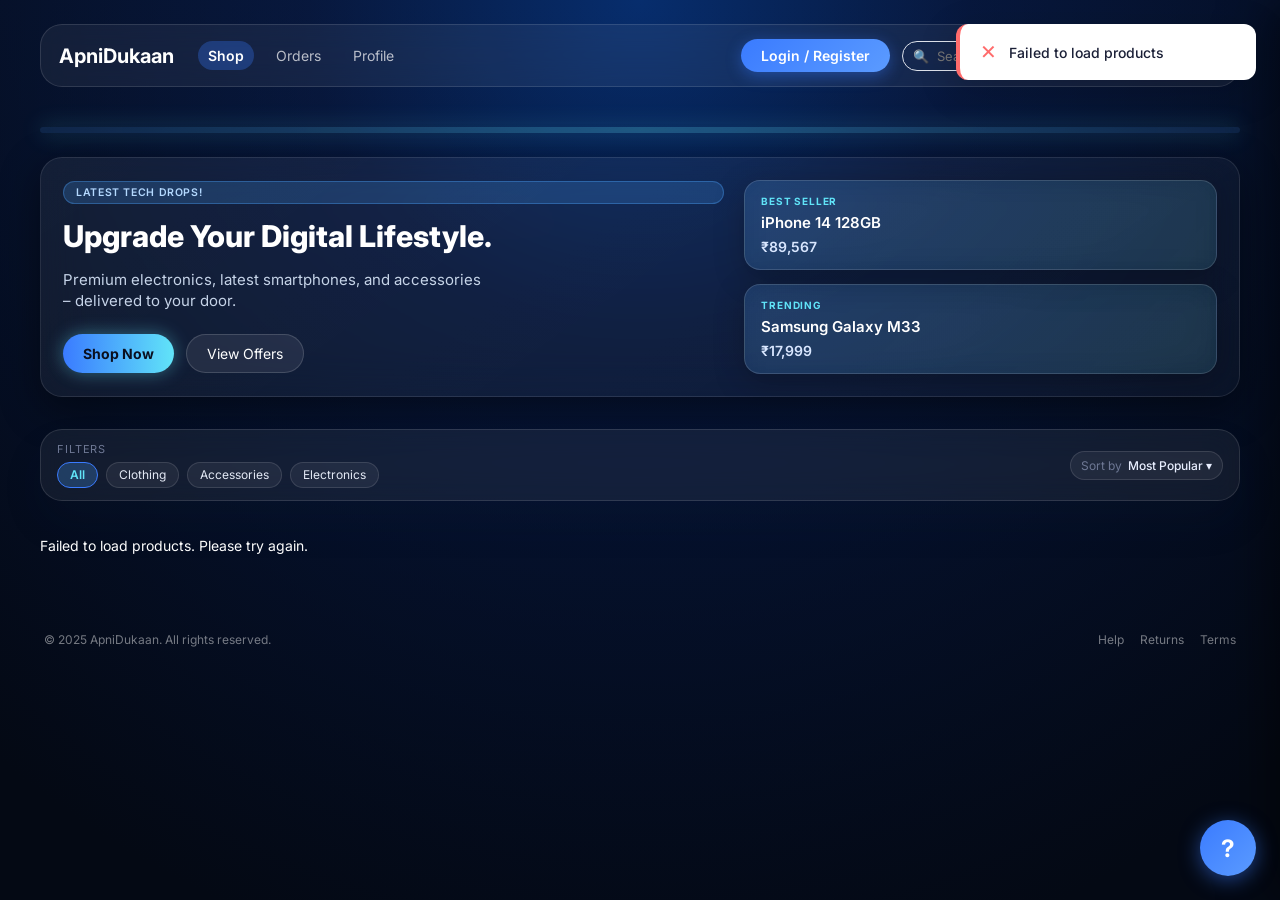
<file: frontend/index.html>
<!DOCTYPE html>
<html lang="en">

<head>
  <meta charset="UTF-8" />
  <title>ApniDukaan — Your Online Store</title>
  <meta name="description" content="Shop premium electronics, fashion and accessories on ApniDukaan. Fast delivery, secure payments." />
  <meta name="viewport" content="width=device-width, initial-scale=1" />
  <link rel="preconnect" href="https://fonts.googleapis.com" />
  <link rel="preconnect" href="https://fonts.gstatic.com" crossorigin />
  <link href="https://fonts.googleapis.com/css2?family=Inter:wght@400;500;600;700;800&display=swap" rel="stylesheet" />
  <link rel="stylesheet" href="style.css" />
</head>

<body>
  <div class="page">
    <div class="customer-portal">
      <div class="navbar">
        <div class="nav-left">
          <div class="logo">ApniDukaan</div>

          <div class="nav-links">
            <a href="index.html" class="nav-link nav-link-active" id="navShop">Shop</a>
            <a href="orders.html" class="nav-link" id="navOrders">Orders</a>
            <a href="profile.html" class="nav-link" id="navProfile">Profile</a>
          </div>
        </div>
        <div class="nav-right">
          <div class="nav-search">
            <span class="nav-search-icon">🔍</span>
            <input type="text" class="nav-search-input" placeholder="Search for products..." />
          </div>

          <div class="cart-chip">
            <span class="cart-label">Cart</span>
            <span class="cart-count">0</span>
          </div>
        </div>
      </div>
      <div class="main-placeholder">
      </div>
      <div class="hero">
        <div class="hero-text">
          <div class="hero-pill">Latest Tech Drops!</div>

          <h1 class="hero-title">Upgrade Your Digital Lifestyle.</h1>

          <p class="hero-subtitle">
            Premium electronics, latest smartphones, and accessories – delivered to your door.
          </p>

          <div class="hero-actions">
            <button class="btn-primary" onclick="window.scrollTo({top: 800, behavior: 'smooth'})">Shop Now</button>
            <button class="btn-ghost" onclick="window.scrollTo({top: 800, behavior: 'smooth'})">View Offers</button>
          </div>
        </div>

        <div class="hero-preview">
          <div class="hero-card hero-card-one" onclick="showProductDetails(1)" style="cursor: pointer;">
            <span class="hero-card-label">Best Seller</span>
            <span class="hero-card-title">iPhone 14 128GB</span>
            <span class="hero-card-price">₹89,567</span>
          </div>

          <div class="hero-card hero-card-two" onclick="showProductDetails(2)" style="cursor: pointer;">
            <span class="hero-card-label">Trending</span>
            <span class="hero-card-title">Samsung Galaxy M33</span>
            <span class="hero-card-price">₹17,999</span>
          </div>
        </div>
      </div>
      <div class="filters-bar">
        <div class="filters-left">
          <div class="filter-title">Filters</div>

          <div class="filter-chips" id="filterChips">
            <button class="chip chip-active" data-filter="all">All</button>
            <button class="chip" data-filter="Clothing">Clothing</button>
            <button class="chip" data-filter="Accessories">Accessories</button>
            <button class="chip" data-filter="Electronics">Electronics</button>
          </div>
        </div>

        <div class="filters-right">
          <div class="sort-display">
            <span class="sort-label">Sort by</span>
            <span class="sort-value">Most Popular ▾</span>
          </div>
        </div>
      </div>
      <div class="product-grid">
        <div class="product-card">
          <div class="product-image">Classic T-Shirt</div>

          <div class="product-content">
            <div class="product-name-row">
              <span class="product-name">Classic T-Shirt</span>
              <span class="product-tag">New</span>
            </div>

            <span class="product-desc">
              Soft cotton tee with relaxed fit.
            </span>

            <div class="product-bottom">
              <div class="price-block">
                <span class="product-price">₹499</span>
                <span class="product-price-muted">₹699</span>
              </div>
              <button class="btn-add">Add to Cart</button>
            </div>
          </div>
        </div>
        <div class="product-card">
          <div class="product-image">Oversized Hoodie</div>

          <div class="product-content">
            <div class="product-name-row">
              <span class="product-name">Oversized Hoodie</span>
              <span class="product-tag product-tag-alt">-20%</span>
            </div>

            <span class="product-desc">
              Cozy fleece hoodie for chilly days.
            </span>

            <div class="product-bottom">
              <div class="price-block">
                <span class="product-price">₹1,199</span>
                <span class="product-price-muted">₹1,499</span>
              </div>
              <button class="btn-add">Add to Cart</button>
            </div>
          </div>
        </div>

        <div class="product-card">
          <div class="product-image">Minimal Sneakers</div>

          <div class="product-content">
            <div class="product-name-row">
              <span class="product-name">Minimal Sneakers</span>
              <span class="product-tag">Hot</span>
            </div>

            <span class="product-desc">
              Clean white sneakers suitable for any outfit.
            </span>

            <div class="product-bottom">
              <div class="price-block">
                <span class="product-price">₹1,999</span>
                <span class="product-price-muted">₹2,499</span>
              </div>
              <button class="btn-add">Add to Cart</button>
            </div>
          </div>
        </div>

        <div class="product-card">
          <div class="product-image">Tote Bag</div>

          <div class="product-content">
            <div class="product-name-row">
              <span class="product-name">Everyday Tote Bag</span>
              <span class="product-tag product-tag-alt">Eco</span>
            </div>

            <span class="product-desc">
              Durable canvas tote with laptop sleeve.
            </span>

            <div class="product-bottom">
              <div class="price-block">
                <span class="product-price">₹799</span>
                <span class="product-price-muted">₹999</span>
              </div>
              <button class="btn-add">Add to Cart</button>
            </div>
          </div>
        </div>

      </div>
      <!-- ✅ CART PANEL -->
      <div class="cart-panel">

        <!-- Header -->
        <div class="cart-header">
          <div class="cart-title-block">
            <span class="cart-title">Your Cart</span>
            <span class="cart-subtitle">0 items</span>
          </div>

          <button class="btn-ghost-small">Clear</button>
        </div>

        <!-- Items List -->
        <div class="cart-items">
          <!-- Cart items will be loaded dynamically via JavaScript -->
          <div class="empty-state" style="padding: 40px 20px;">
            <div class="empty-state-icon" style="font-size: 48px;">🛒</div>
            <div class="empty-state-title" style="font-size: 16px; margin: 12px 0;">Please Login</div>
            <div class="empty-state-message" style="font-size: 13px;">Login to see your cart items</div>
          </div>
        </div>

        <!-- Summary -->
        <div class="cart-summary">
          <div class="cart-summary-row">
            <span class="cart-summary-label">Subtotal</span>
            <span class="cart-summary-value">₹2,798</span>
          </div>

          <div class="cart-summary-row">
            <span class="cart-summary-label">Shipping</span>
            <span class="cart-summary-value">₹99</span>
          </div>

          <div class="cart-summary-row cart-summary-row-total">
            <span class="cart-summary-label">Total</span>
            <span class="cart-summary-value">₹2,897</span>
          </div>
        </div>

        <button class="btn-primary btn-checkout">Proceed to Checkout</button>

        <div class="cart-footer-note">
          <span>Secure checkout · No extra charges at delivery</span>
        </div>

      </div>
      <!-- ✅ FOOTER -->
      <div class="footer">
        <div class="footer-left">
          © 2025 ApniDukaan. All rights reserved.
        </div>

        <div class="footer-right">
          <span>Help</span>
          <span>Returns</span>
          <span>Terms</span>
        </div>
      </div>


      <!-- ✅ CART BACKDROP -->
      <div class="cart-backdrop" id="cartBackdrop"></div>

    </div>
  </div>

  <!-- ✅ HELP BUTTON (FLOATING) - Links to About Page -->
  <a href="about.html" class="help-button" id="helpButton" title="Help & About">?</a>

  <script src="app.js"></script>
</body>

</html>
</file>
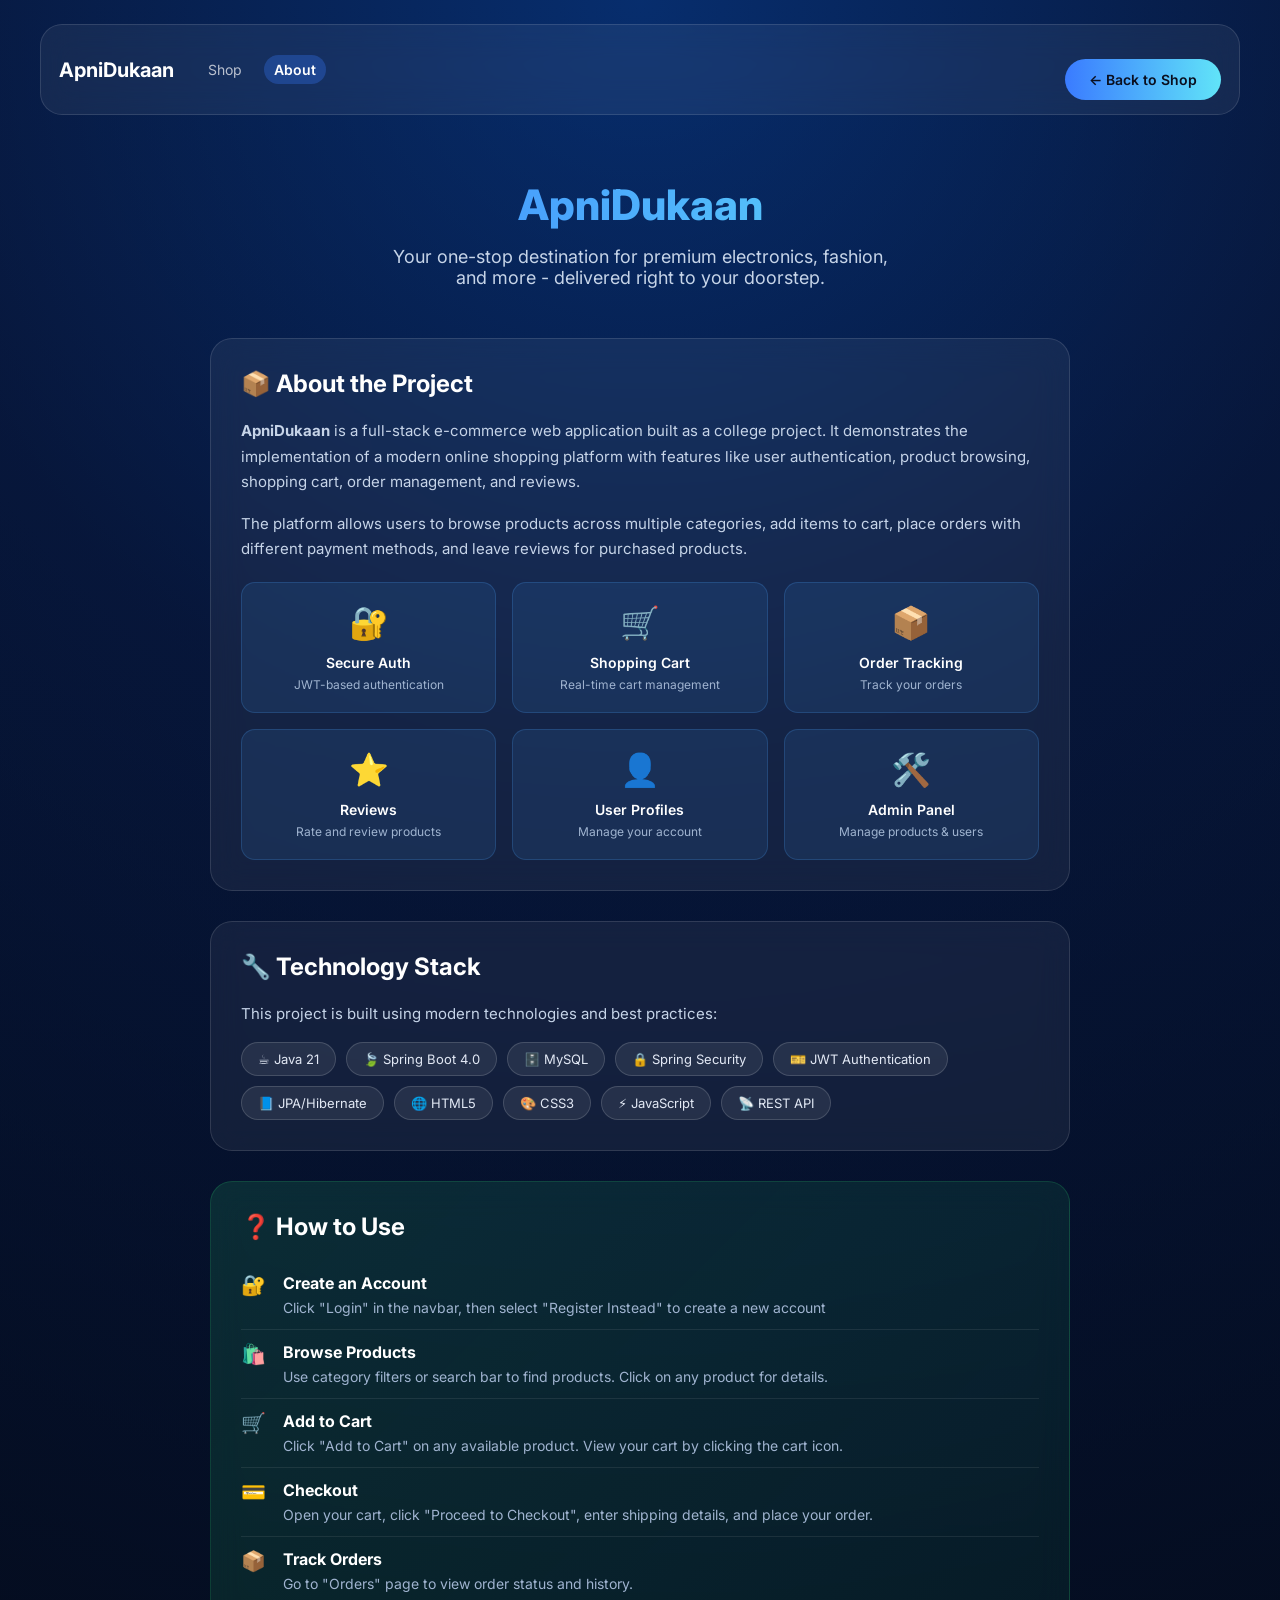
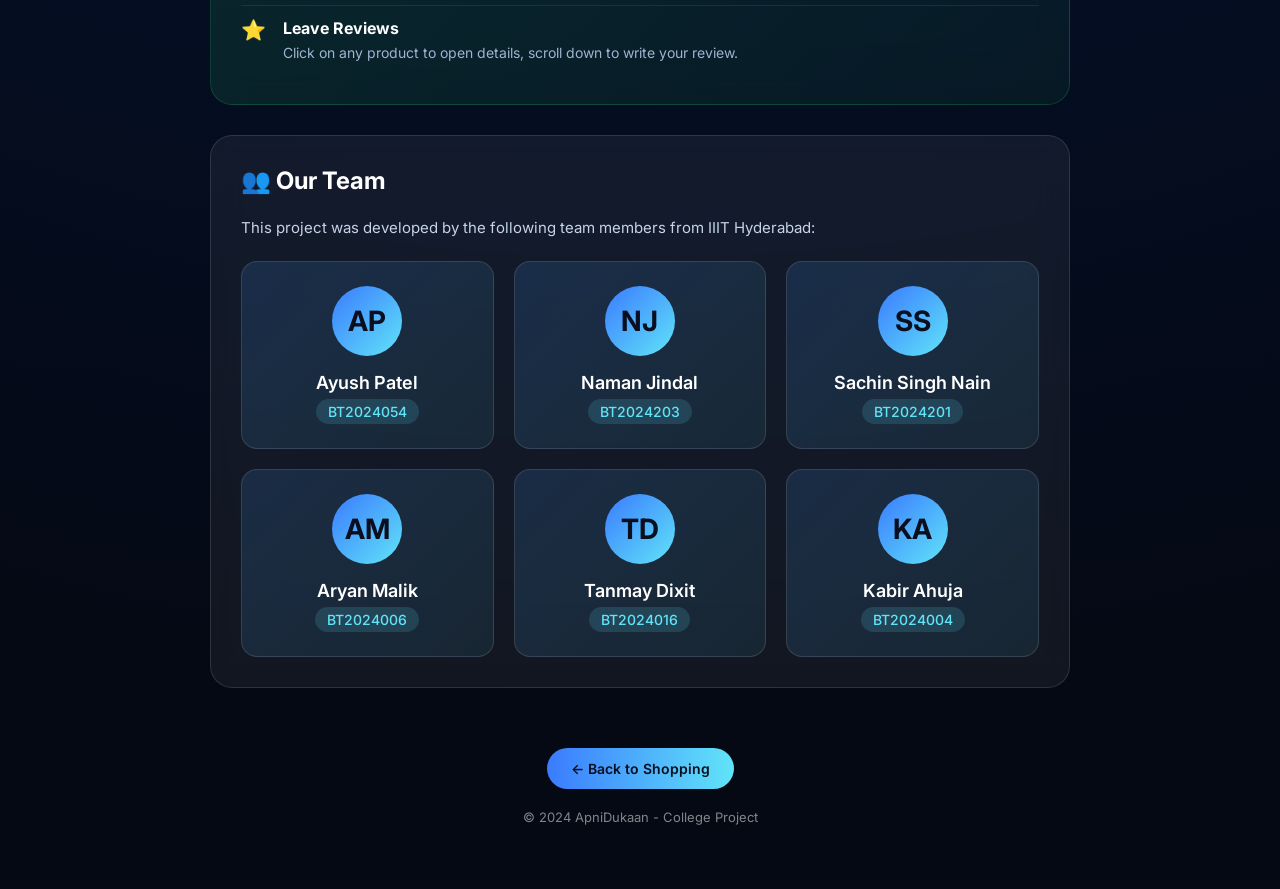
<file: frontend/about.html>
<!DOCTYPE html>
<html lang="en">

<head>
    <meta charset="UTF-8" />
    <title>About - ApniDukaan</title>
    <meta name="description" content="Learn about the ApniDukaan project, our tech stack, and the team behind it." />
    <meta name="viewport" content="width=device-width, initial-scale=1" />
    <link rel="preconnect" href="https://fonts.googleapis.com" />
    <link rel="preconnect" href="https://fonts.gstatic.com" crossorigin />
    <link href="https://fonts.googleapis.com/css2?family=Inter:wght@400;500;600;700;800&display=swap" rel="stylesheet" />
    <link rel="stylesheet" href="style.css" />
    <style>
        .about-container {
            max-width: 900px;
            margin: 0 auto;
            padding: 40px 20px;
        }

        .about-header {
            text-align: center;
            margin-bottom: 50px;
        }

        .about-logo {
            font-size: 42px;
            font-weight: 800;
            background: linear-gradient(90deg, #3A7BFF, #61E4F8);
            -webkit-background-clip: text;
            -webkit-text-fill-color: transparent;
            background-clip: text;
            margin-bottom: 16px;
        }

        .about-tagline {
            font-size: 18px;
            color: #c6d4e8;
            max-width: 500px;
            margin: 0 auto;
        }

        .about-section {
            background: rgba(255, 255, 255, 0.06);
            border: 1px solid rgba(255, 255, 255, 0.12);
            backdrop-filter: blur(16px);
            border-radius: 22px;
            padding: 30px;
            margin-bottom: 30px;
        }

        .about-section h2 {
            font-size: 24px;
            margin-bottom: 20px;
            color: #ffffff;
            display: flex;
            align-items: center;
            gap: 12px;
        }

        .about-section p {
            font-size: 15px;
            line-height: 1.7;
            color: #c6d4e8;
            margin-bottom: 16px;
        }

        .features-grid {
            display: grid;
            grid-template-columns: repeat(auto-fit, minmax(200px, 1fr));
            gap: 16px;
            margin-top: 20px;
        }

        .feature-card {
            background: rgba(75, 163, 255, 0.1);
            border: 1px solid rgba(75, 163, 255, 0.2);
            border-radius: 14px;
            padding: 20px;
            text-align: center;
        }

        .feature-icon {
            font-size: 32px;
            margin-bottom: 12px;
        }

        .feature-title {
            font-size: 14px;
            font-weight: 600;
            color: #ffffff;
            margin-bottom: 6px;
        }

        .feature-desc {
            font-size: 12px;
            color: #a0b4d0;
        }

        .team-grid {
            display: grid;
            grid-template-columns: repeat(auto-fit, minmax(250px, 1fr));
            gap: 20px;
            margin-top: 20px;
        }

        .team-card {
            background: linear-gradient(135deg, rgba(75, 163, 255, 0.15), rgba(97, 228, 248, 0.08));
            border: 1px solid rgba(255, 255, 255, 0.12);
            border-radius: 16px;
            padding: 24px;
            text-align: center;
            transition: transform 0.3s ease, box-shadow 0.3s ease;
        }

        .team-card:hover {
            transform: translateY(-4px);
            box-shadow: 0 12px 30px rgba(58, 123, 255, 0.2);
        }

        .team-avatar {
            width: 70px;
            height: 70px;
            background: linear-gradient(135deg, #3A7BFF, #61E4F8);
            border-radius: 50%;
            display: flex;
            align-items: center;
            justify-content: center;
            margin: 0 auto 16px;
            font-size: 28px;
            font-weight: 700;
            color: #0A0F1F;
        }

        .team-name {
            font-size: 18px;
            font-weight: 600;
            color: #ffffff;
            margin-bottom: 6px;
        }

        .team-roll {
            font-size: 14px;
            color: #61E4F8;
            font-weight: 500;
            padding: 4px 12px;
            background: rgba(97, 228, 248, 0.15);
            border-radius: 999px;
            display: inline-block;
        }

        .tech-stack {
            display: flex;
            flex-wrap: wrap;
            gap: 10px;
            margin-top: 16px;
        }

        .tech-badge {
            background: rgba(255, 255, 255, 0.08);
            border: 1px solid rgba(255, 255, 255, 0.15);
            padding: 8px 16px;
            border-radius: 999px;
            font-size: 13px;
            color: #e3e9f5;
        }

        .back-btn {
            display: inline-flex;
            align-items: center;
            gap: 8px;
            padding: 12px 24px;
            background: linear-gradient(90deg, #3A7BFF, #61E4F8);
            color: #0A0F1F;
            border: none;
            border-radius: 999px;
            font-size: 14px;
            font-weight: 600;
            cursor: pointer;
            text-decoration: none;
            transition: 0.25s ease;
            margin-top: 20px;
        }

        .back-btn:hover {
            transform: translateY(-2px);
            box-shadow: 0 0 28px rgba(97, 228, 248, 0.5);
        }

        .help-section {
            background: linear-gradient(135deg, rgba(46, 204, 113, 0.15), rgba(39, 174, 96, 0.08));
            border: 1px solid rgba(46, 204, 113, 0.2);
        }

        .help-list {
            list-style: none;
            padding: 0;
        }

        .help-list li {
            padding: 12px 0;
            border-bottom: 1px solid rgba(255, 255, 255, 0.08);
            display: flex;
            align-items: flex-start;
            gap: 12px;
        }

        .help-list li:last-child {
            border-bottom: none;
        }

        .help-list .help-icon {
            font-size: 20px;
            min-width: 30px;
        }

        .help-list .help-text strong {
            color: #ffffff;
            display: block;
            margin-bottom: 4px;
        }

        .help-list .help-text span {
            color: #a0b4d0;
            font-size: 14px;
        }
    </style>
</head>

<body>
    <div class="page">
        <div class="customer-portal">
            <!-- Navigation -->
            <div class="navbar">
                <div class="nav-left">
                    <div class="logo">ApniDukaan</div>
                    <div class="nav-links">
                        <a href="index.html" class="nav-link">Shop</a>
                        <a href="about.html" class="nav-link nav-link-active">About</a>
                    </div>
                </div>
                <div class="nav-right">
                    <a href="index.html" class="back-btn">← Back to Shop</a>
                </div>
            </div>

            <div class="about-container">
                <!-- Header -->
                <div class="about-header">
                    <div class="about-logo">ApniDukaan</div>
                    <p class="about-tagline">Your one-stop destination for premium electronics, fashion, and more -
                        delivered right to your doorstep.</p>
                </div>

                <!-- About the Project -->
                <div class="about-section">
                    <h2>📦 About the Project</h2>
                    <p>
                        <strong>ApniDukaan</strong> is a full-stack e-commerce web application built as a college
                        project.
                        It demonstrates the implementation of a modern online shopping platform with features like
                        user authentication, product browsing, shopping cart, order management, and reviews.
                    </p>
                    <p>
                        The platform allows users to browse products across multiple categories, add items to cart,
                        place orders with different payment methods, and leave reviews for purchased products.
                    </p>

                    <div class="features-grid">
                        <div class="feature-card">
                            <div class="feature-icon">🔐</div>
                            <div class="feature-title">Secure Auth</div>
                            <div class="feature-desc">JWT-based authentication</div>
                        </div>
                        <div class="feature-card">
                            <div class="feature-icon">🛒</div>
                            <div class="feature-title">Shopping Cart</div>
                            <div class="feature-desc">Real-time cart management</div>
                        </div>
                        <div class="feature-card">
                            <div class="feature-icon">📦</div>
                            <div class="feature-title">Order Tracking</div>
                            <div class="feature-desc">Track your orders</div>
                        </div>
                        <div class="feature-card">
                            <div class="feature-icon">⭐</div>
                            <div class="feature-title">Reviews</div>
                            <div class="feature-desc">Rate and review products</div>
                        </div>
                        <div class="feature-card">
                            <div class="feature-icon">👤</div>
                            <div class="feature-title">User Profiles</div>
                            <div class="feature-desc">Manage your account</div>
                        </div>
                        <div class="feature-card">
                            <div class="feature-icon">🛠️</div>
                            <div class="feature-title">Admin Panel</div>
                            <div class="feature-desc">Manage products & users</div>
                        </div>
                    </div>
                </div>

                <!-- Technology Stack -->
                <div class="about-section">
                    <h2>🔧 Technology Stack</h2>
                    <p>This project is built using modern technologies and best practices:</p>
                    <div class="tech-stack">
                        <span class="tech-badge">☕ Java 21</span>
                        <span class="tech-badge">🍃 Spring Boot 4.0</span>
                        <span class="tech-badge">🗄️ MySQL</span>
                        <span class="tech-badge">🔒 Spring Security</span>
                        <span class="tech-badge">🎫 JWT Authentication</span>
                        <span class="tech-badge">📘 JPA/Hibernate</span>
                        <span class="tech-badge">🌐 HTML5</span>
                        <span class="tech-badge">🎨 CSS3</span>
                        <span class="tech-badge">⚡ JavaScript</span>
                        <span class="tech-badge">📡 REST API</span>
                    </div>
                </div>

                <!-- Help Section -->
                <div class="about-section help-section">
                    <h2>❓ How to Use</h2>
                    <ul class="help-list">
                        <li>
                            <span class="help-icon">🔐</span>
                            <div class="help-text">
                                <strong>Create an Account</strong>
                                <span>Click "Login" in the navbar, then select "Register Instead" to create a new
                                    account</span>
                            </div>
                        </li>
                        <li>
                            <span class="help-icon">🛍️</span>
                            <div class="help-text">
                                <strong>Browse Products</strong>
                                <span>Use category filters or search bar to find products. Click on any product for
                                    details.</span>
                            </div>
                        </li>
                        <li>
                            <span class="help-icon">🛒</span>
                            <div class="help-text">
                                <strong>Add to Cart</strong>
                                <span>Click "Add to Cart" on any available product. View your cart by clicking the cart
                                    icon.</span>
                            </div>
                        </li>
                        <li>
                            <span class="help-icon">💳</span>
                            <div class="help-text">
                                <strong>Checkout</strong>
                                <span>Open your cart, click "Proceed to Checkout", enter shipping details, and place
                                    your order.</span>
                            </div>
                        </li>
                        <li>
                            <span class="help-icon">📦</span>
                            <div class="help-text">
                                <strong>Track Orders</strong>
                                <span>Go to "Orders" page to view order status and history.</span>
                            </div>
                        </li>
                        <li>
                            <span class="help-icon">⭐</span>
                            <div class="help-text">
                                <strong>Leave Reviews</strong>
                                <span>Click on any product to open details, scroll down to write your review.</span>
                            </div>
                        </li>
                    </ul>
                </div>

                <!-- Team Section -->
                <div class="about-section">
                    <h2>👥 Our Team</h2>
                    <p>This project was developed by the following team members from IIIT Hyderabad:</p>

                    <div class="team-grid">
                        <div class="team-card">
                            <div class="team-avatar">AP</div>
                            <div class="team-name">Ayush Patel</div>
                            <div class="team-roll">BT2024054</div>
                        </div>
                        <div class="team-card">
                            <div class="team-avatar">NJ</div>
                            <div class="team-name">Naman Jindal</div>
                            <div class="team-roll">BT2024203</div>
                        </div>
                        <div class="team-card">
                            <div class="team-avatar">SS</div>
                            <div class="team-name">Sachin Singh Nain</div>
                            <div class="team-roll">BT2024201</div>
                        </div>
                        <div class="team-card">
                            <div class="team-avatar">AM</div>
                            <div class="team-name">Aryan Malik</div>
                            <div class="team-roll">BT2024006</div>
                        </div>
                        <div class="team-card">
                            <div class="team-avatar">TD</div>
                            <div class="team-name">Tanmay Dixit</div>
                            <div class="team-roll">BT2024016</div>
                        </div>
                        <div class="team-card">
                            <div class="team-avatar">KA</div>
                            <div class="team-name">Kabir Ahuja</div>
                            <div class="team-roll">BT2024004</div>
                        </div>
                    </div>
                </div>

                <!-- Footer -->
                <div style="text-align: center; margin-top: 40px;">
                    <a href="index.html" class="back-btn">← Back to Shopping</a>
                    <p style="margin-top: 20px; color: rgba(255,255,255,0.5); font-size: 13px;">
                        © 2024 ApniDukaan - College Project
                    </p>
                </div>
            </div>
        </div>
    </div>
</body>

</html>
</file>
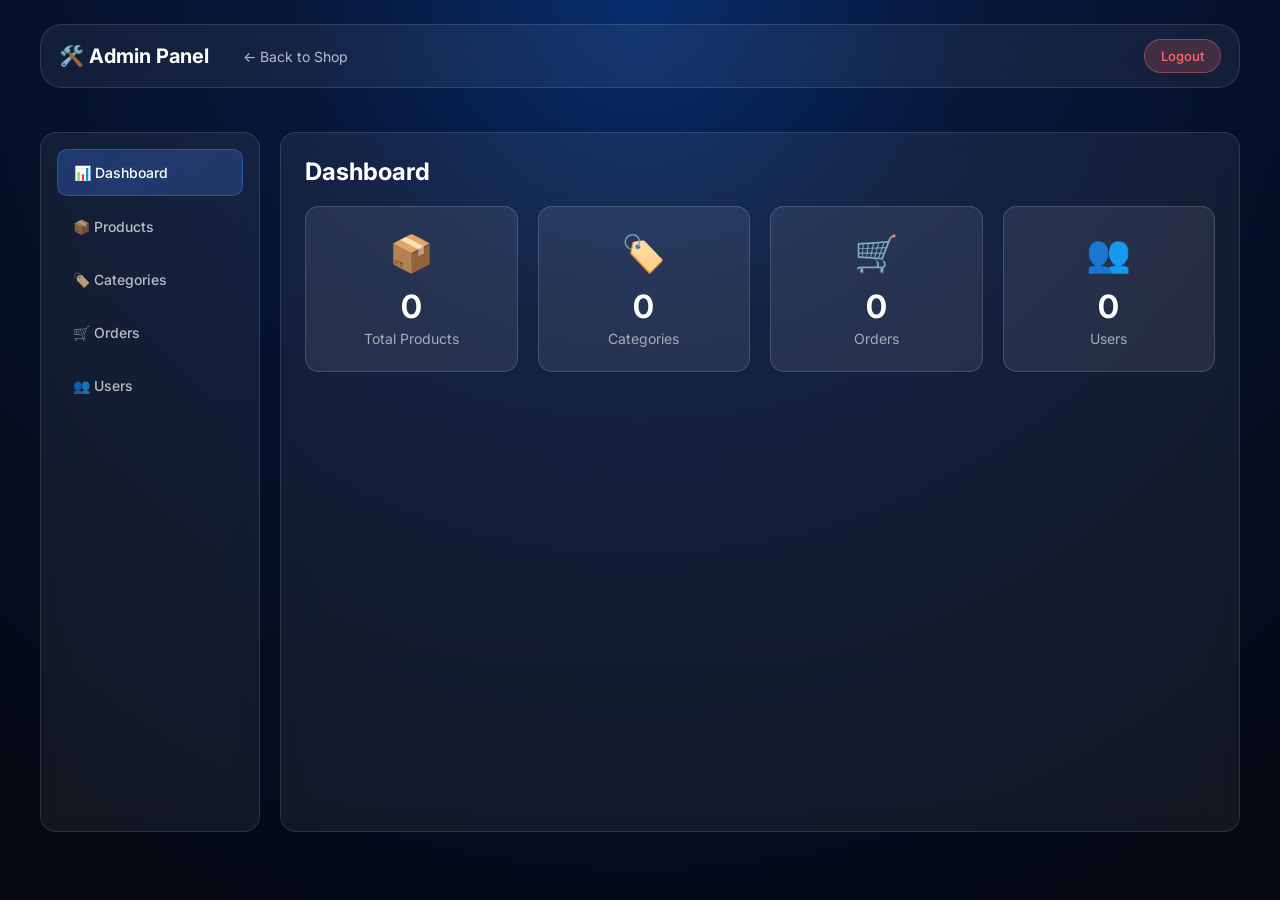
<file: frontend/admin.html>
<!DOCTYPE html>
<html lang="en">

<head>
  <meta charset="UTF-8">
  <title>Admin Panel - ApniDukaan</title>
  <meta name="description" content="ApniDukaan admin panel for managing products, orders and users." />
  <meta name="viewport" content="width=device-width, initial-scale=1">
  <link rel="preconnect" href="https://fonts.googleapis.com" />
  <link rel="preconnect" href="https://fonts.gstatic.com" crossorigin />
  <link href="https://fonts.googleapis.com/css2?family=Inter:wght@400;500;600;700;800&display=swap" rel="stylesheet" />
  <link rel="stylesheet" href="style.css">
  <link rel="stylesheet" href="admin.css">
</head>

<body>
  <div class="page">
    <div class="customer-portal">
      <!-- Navbar -->
      <div class="navbar">
        <div class="nav-left">
          <div class="logo">🛠️ Admin Panel</div>
          <div class="nav-links">
            <a href="index.html" class="nav-link">← Back to Shop</a>
          </div>
        </div>
        <div class="nav-right">
          <span class="admin-user-info" id="adminUserInfo"></span>
          <button class="btn-logout" onclick="logout()">Logout</button>
        </div>
      </div>

      <!-- Admin Content -->
      <div class="admin-container">
        <!-- Sidebar -->
        <div class="admin-sidebar">
          <div class="sidebar-item active" data-section="dashboard" onclick="showSection('dashboard')">
            📊 Dashboard
          </div>
          <div class="sidebar-item" data-section="products" onclick="showSection('products')">
            📦 Products
          </div>
          <div class="sidebar-item" data-section="categories" onclick="showSection('categories')">
            🏷️ Categories
          </div>
          <div class="sidebar-item" data-section="orders" onclick="showSection('orders')">
            🛒 Orders
          </div>
          <div class="sidebar-item" data-section="users" onclick="showSection('users')">
            👥 Users
          </div>
        </div>

        <!-- Main Content -->
        <div class="admin-main">
          <!-- Dashboard Section -->
          <div id="dashboard-section" class="admin-section active">
            <h2>Dashboard</h2>
            <div class="stats-grid">
              <div class="stat-card">
                <div class="stat-icon">📦</div>
                <div class="stat-value" id="totalProducts">0</div>
                <div class="stat-label">Total Products</div>
              </div>
              <div class="stat-card">
                <div class="stat-icon">🏷️</div>
                <div class="stat-value" id="totalCategories">0</div>
                <div class="stat-label">Categories</div>
              </div>
              <div class="stat-card">
                <div class="stat-icon">🛒</div>
                <div class="stat-value" id="totalOrders">0</div>
                <div class="stat-label">Orders</div>
              </div>
              <div class="stat-card">
                <div class="stat-icon">👥</div>
                <div class="stat-value" id="totalUsers">0</div>
                <div class="stat-label">Users</div>
              </div>
            </div>
          </div>

          <!-- Products Section -->
          <div id="products-section" class="admin-section">
            <div class="section-header">
              <h2>Products Management</h2>
              <button class="btn-primary" onclick="showProductModal()">+ Add Product</button>
            </div>
            <div class="admin-table-container">
              <table class="admin-table">
                <thead>
                  <tr>
                    <th>ID</th>
                    <th>Name</th>
                    <th>Category</th>
                    <th>Price</th>
                    <th>Stock</th>
                    <th>Actions</th>
                  </tr>
                </thead>
                <tbody id="productsTableBody">
                  <tr>
                    <td colspan="6">Loading...</td>
                  </tr>
                </tbody>
              </table>
            </div>
          </div>

          <!-- Categories Section -->
          <div id="categories-section" class="admin-section">
            <div class="section-header">
              <h2>Categories Management</h2>
              <button class="btn-primary" onclick="showCategoryModal()">+ Add Category</button>
            </div>
            <div class="admin-table-container">
              <table class="admin-table">
                <thead>
                  <tr>
                    <th>ID</th>
                    <th>Name</th>
                    <th>Slug</th>
                    <th>Description</th>
                    <th>Actions</th>
                  </tr>
                </thead>
                <tbody id="categoriesTableBody">
                  <tr>
                    <td colspan="5">Loading...</td>
                  </tr>
                </tbody>
              </table>
            </div>
          </div>

          <!-- Orders Section -->
          <div id="orders-section" class="admin-section">
            <div class="section-header">
              <h2>Orders Management</h2>
            </div>
            <div class="admin-table-container">
              <table class="admin-table">
                <thead>
                  <tr>
                    <th>Order #</th>
                    <th>Customer</th>
                    <th>Total</th>
                    <th>Status</th>
                    <th>Date</th>
                    <th>Actions</th>
                  </tr>
                </thead>
                <tbody id="ordersTableBody">
                  <tr>
                    <td colspan="6">Loading...</td>
                  </tr>
                </tbody>
              </table>
            </div>
          </div>

          <!-- Users Section -->
          <div id="users-section" class="admin-section">
            <div class="section-header">
              <h2>Users</h2>
            </div>
            <div class="admin-table-container">
              <table class="admin-table">
                <thead>
                  <tr>
                    <th>ID</th>
                    <th>Name</th>
                    <th>Email</th>
                    <th>Phone</th>
                    <th>Role</th>
                    <th>Actions</th>
                  </tr>
                </thead>
                <tbody id="usersTableBody">
                  <tr>
                    <td colspan="5">Loading...</td>
                  </tr>
                </tbody>
              </table>
            </div>
          </div>
        </div>
      </div>
    </div>
  </div>

  <!-- Notification container -->
  <div id="notification" class="notification"></div>

  <script src="admin.js"></script>
</body>

</html>
</file>
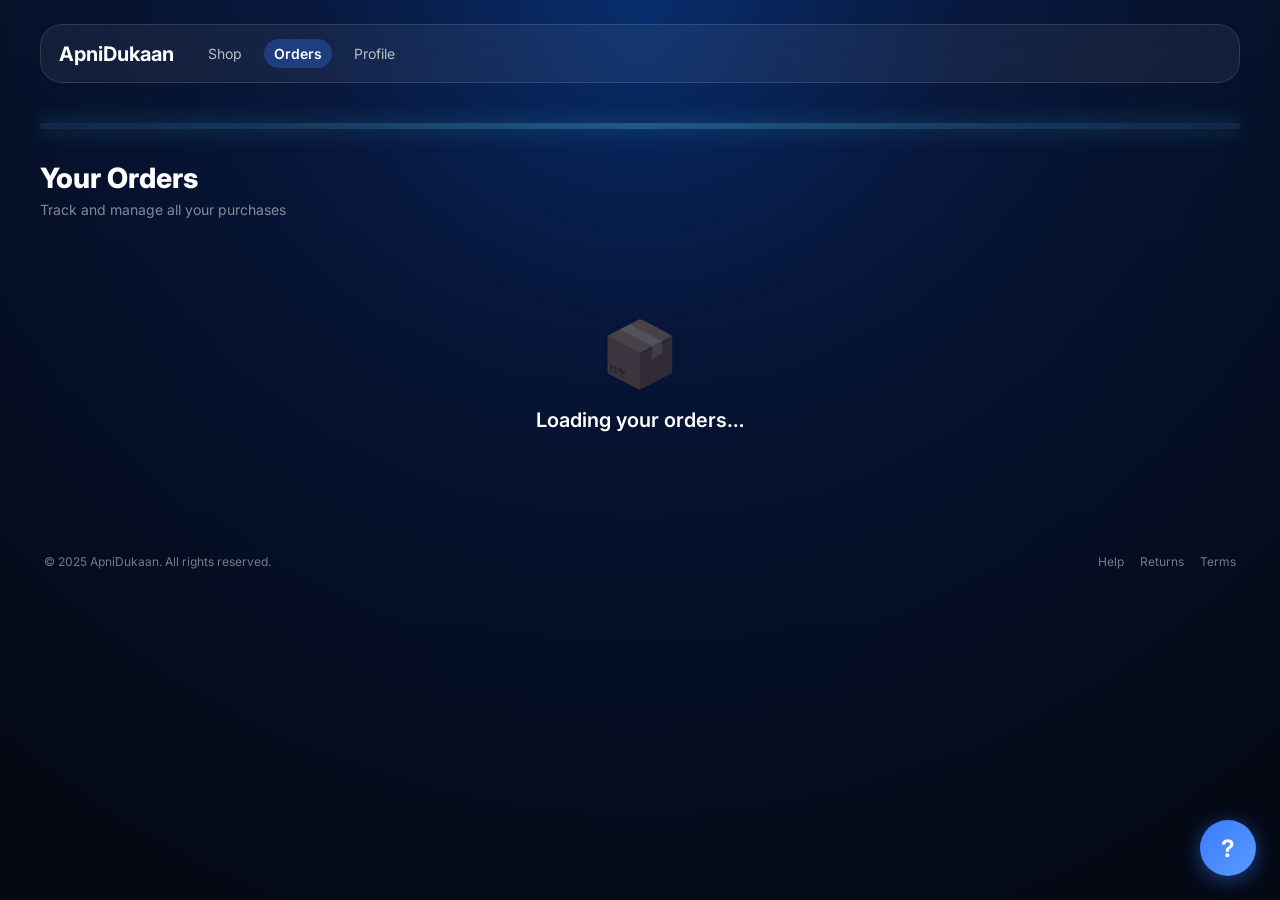
<file: frontend/orders.html>
<!DOCTYPE html>
<html lang="en">

<head>
  <meta charset="UTF-8" />
  <title>Your Orders - ApniDukaan</title>
  <meta name="viewport" content="width=device-width, initial-scale=1" />
  <meta name="description" content="View and track all your ApniDukaan orders." />
  <link rel="preconnect" href="https://fonts.googleapis.com" />
  <link rel="preconnect" href="https://fonts.gstatic.com" crossorigin />
  <link href="https://fonts.googleapis.com/css2?family=Inter:wght@400;500;600;700;800&display=swap" rel="stylesheet" />
  <link rel="stylesheet" href="style.css" />
  <link rel="stylesheet" href="orders.css" />
</head>

<body>
  <div class="page">
    <div class="customer-portal">

      <!-- ========== NAVBAR ========== -->
      <div class="navbar">
        <div class="nav-left">
          <div class="logo">ApniDukaan</div>
          <div class="nav-links">
            <a href="index.html" class="nav-link">Shop</a>
            <a href="orders.html" class="nav-link nav-link-active">Orders</a>
            <a href="profile.html" class="nav-link">Profile</a>
          </div>
        </div>
        <div class="nav-right" id="navRight">
          <!-- Auth buttons injected by JS -->
        </div>
      </div>

      <!-- ========== GLOWING DIVIDER ========== -->
      <div class="main-placeholder"></div>

      <!-- ========== PAGE HEADER ========== -->
      <div style="margin: 8px 0 4px;">
        <h1 style="font-size:28px; font-weight:800; color:#fff; margin:0;">Your Orders</h1>
        <p style="font-size:14px; color:rgba(255,255,255,0.5); margin:6px 0 0;">Track and manage all your purchases</p>
      </div>

      <!-- ========== ORDER LIST ========== -->
      <div id="ordersContainer" style="display:flex; flex-direction:column; gap:20px; margin-top:8px;">
        <!-- Orders injected by JS -->
        <div class="empty-state">
          <div class="empty-state-icon">📦</div>
          <div class="empty-state-title">Loading your orders…</div>
        </div>
      </div>

      <!-- ========== FOOTER ========== -->
      <div class="footer">
        <div class="footer-left">© 2025 ApniDukaan. All rights reserved.</div>
        <div class="footer-right">
          <span>Help</span>
          <span>Returns</span>
          <span>Terms</span>
        </div>
      </div>

    </div>
  </div>

  <!-- Floating Help Button -->
  <a href="about.html" class="help-button" title="Help & About">?</a>

  <script src="orders.js"></script>
</body>

</html>
</file>
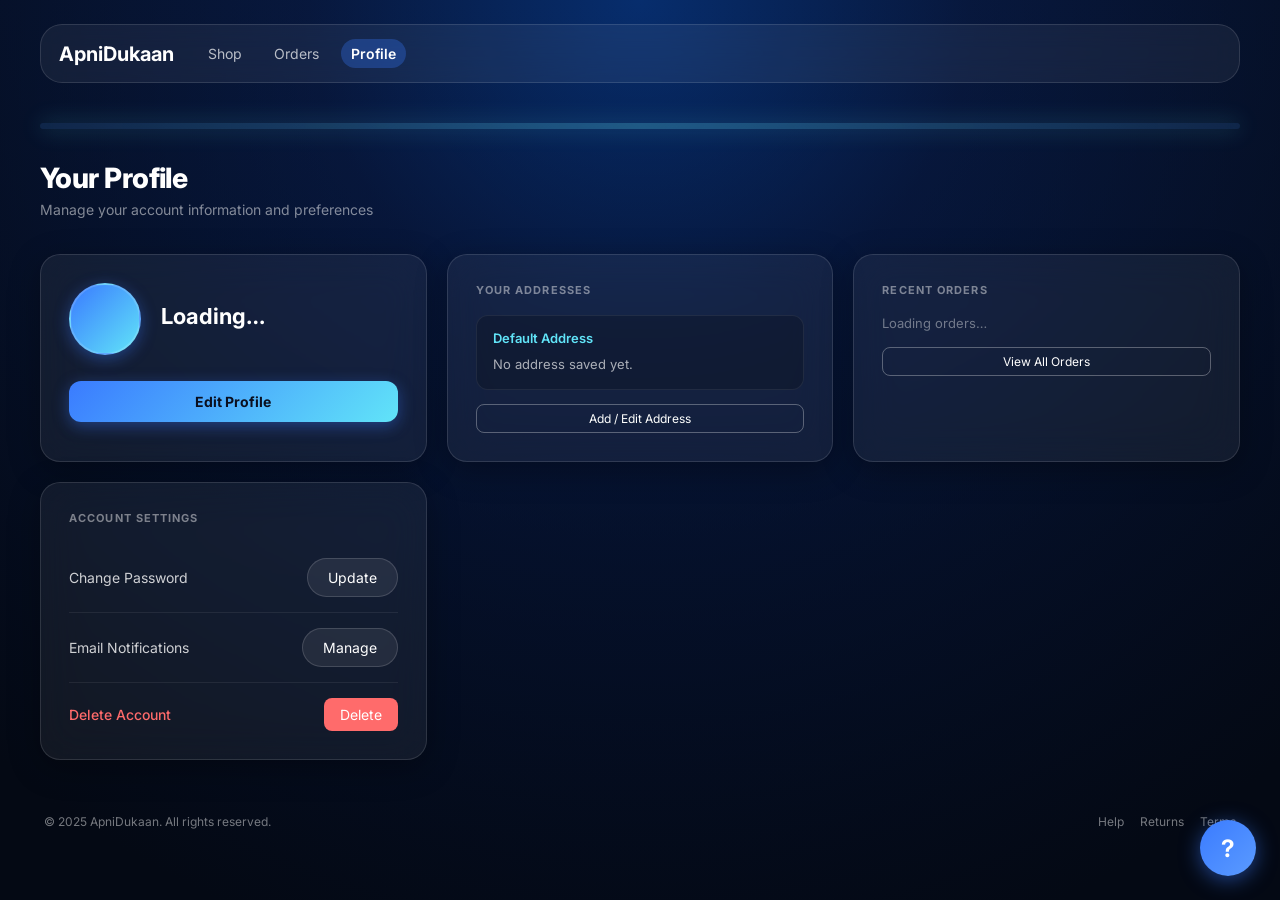
<file: frontend/profile.html>
<!DOCTYPE html>
<html lang="en">

<head>
  <meta charset="UTF-8" />
  <title>Your Profile - ApniDukaan</title>
  <meta name="viewport" content="width=device-width, initial-scale=1" />
  <meta name="description" content="Manage your ApniDukaan account, addresses, and settings." />
  <link rel="preconnect" href="https://fonts.googleapis.com" />
  <link rel="preconnect" href="https://fonts.gstatic.com" crossorigin />
  <link href="https://fonts.googleapis.com/css2?family=Inter:wght@400;500;600;700;800&display=swap" rel="stylesheet" />
  <link rel="stylesheet" href="style.css" />
  <link rel="stylesheet" href="profile.css" />
</head>

<body>
  <div class="page">
    <div class="customer-portal">

      <!-- ========== NAVBAR ========== -->
      <div class="navbar">
        <div class="nav-left">
          <div class="logo">ApniDukaan</div>
          <div class="nav-links">
            <a href="index.html" class="nav-link">Shop</a>
            <a href="orders.html" class="nav-link">Orders</a>
            <a href="profile.html" class="nav-link nav-link-active">Profile</a>
          </div>
        </div>
        <div class="nav-right" id="navRight">
          <!-- Auth buttons injected by JS -->
        </div>
      </div>

      <!-- ========== GLOWING DIVIDER ========== -->
      <div class="main-placeholder"></div>

      <!-- ========== PAGE HEADER ========== -->
      <div style="margin: 8px 0 4px;">
        <h1 class="profile-title">Your Profile</h1>
        <p style="font-size:14px; color:rgba(255,255,255,0.5); margin:6px 0 0;">Manage your account information and preferences</p>
      </div>

      <!-- ========== PROFILE GRID ========== -->
      <div class="profile-grid">

        <!-- ========== USER INFORMATION ========== -->
        <div class="profile-card glass">
          <div class="profile-header">
            <div class="avatar" id="profileAvatar"></div>
            <div class="profile-info">
              <div class="profile-name" id="profileName">Loading…</div>
              <div class="profile-email" id="profileEmail"></div>
              <div class="profile-phone" id="profilePhone"></div>
            </div>
          </div>
          <button class="btn-edit" onclick="showEditProfileModal()">Edit Profile</button>
        </div>

        <!-- ========== ADDRESS SECTION ========== -->
        <div class="profile-card glass">
          <div class="section-title">Your Addresses</div>

          <div class="address-block" id="defaultAddress">
            <div class="address-title">Default Address</div>
            <div class="address-text" id="defaultAddressText">
              No address saved yet.
            </div>
          </div>

          <button class="btn-small" onclick="showAddressModal()">Add / Edit Address</button>
        </div>

        <!-- ========== RECENT ORDERS ========== -->
        <div class="profile-card glass">
          <div class="section-title">Recent Orders</div>
          <div id="recentOrdersList">
            <div style="color:rgba(255,255,255,0.4); font-size:13px;">Loading orders…</div>
          </div>
          <button class="btn-small" onclick="window.location.href='orders.html'" style="margin-top:16px;">View All Orders</button>
        </div>

        <!-- ========== ACCOUNT SETTINGS ========== -->
        <div class="profile-card glass">
          <div class="section-title">Account Settings</div>

          <div class="settings-row">
            <div>Change Password</div>
            <button class="btn-ghost" onclick="showChangePasswordModal()">Update</button>
          </div>

          <div class="settings-row">
            <div>Email Notifications</div>
            <button class="btn-ghost">Manage</button>
          </div>

          <div class="settings-row danger-zone">
            <div>Delete Account</div>
            <button class="btn-danger" onclick="confirmDeleteAccount()">Delete</button>
          </div>
        </div>

      </div>

      <!-- ========== FOOTER ========== -->
      <div class="footer">
        <div class="footer-left">© 2025 ApniDukaan. All rights reserved.</div>
        <div class="footer-right">
          <span>Help</span>
          <span>Returns</span>
          <span>Terms</span>
        </div>
      </div>

    </div>
  </div>

  <!-- Floating Help Button -->
  <a href="about.html" class="help-button" title="Help & About">?</a>

  <script src="profile.js"></script>
</body>

</html>
</file>
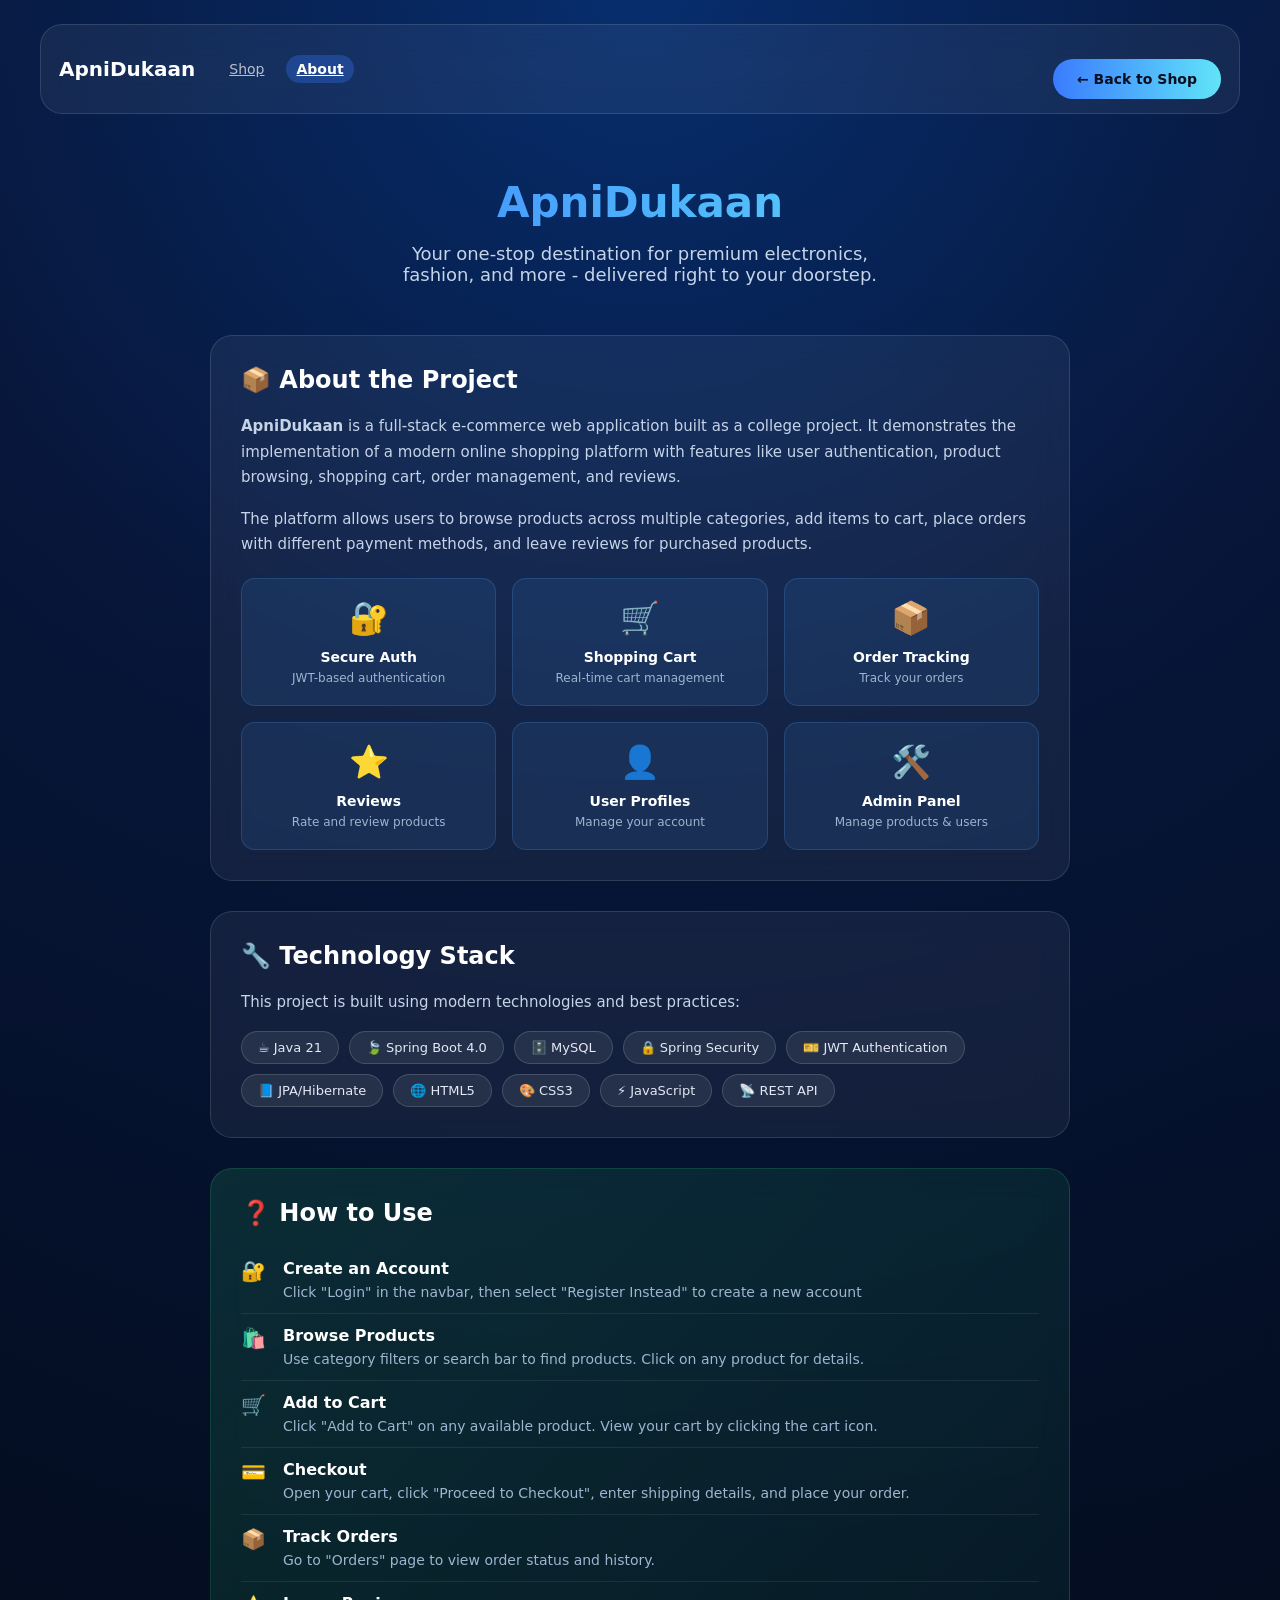
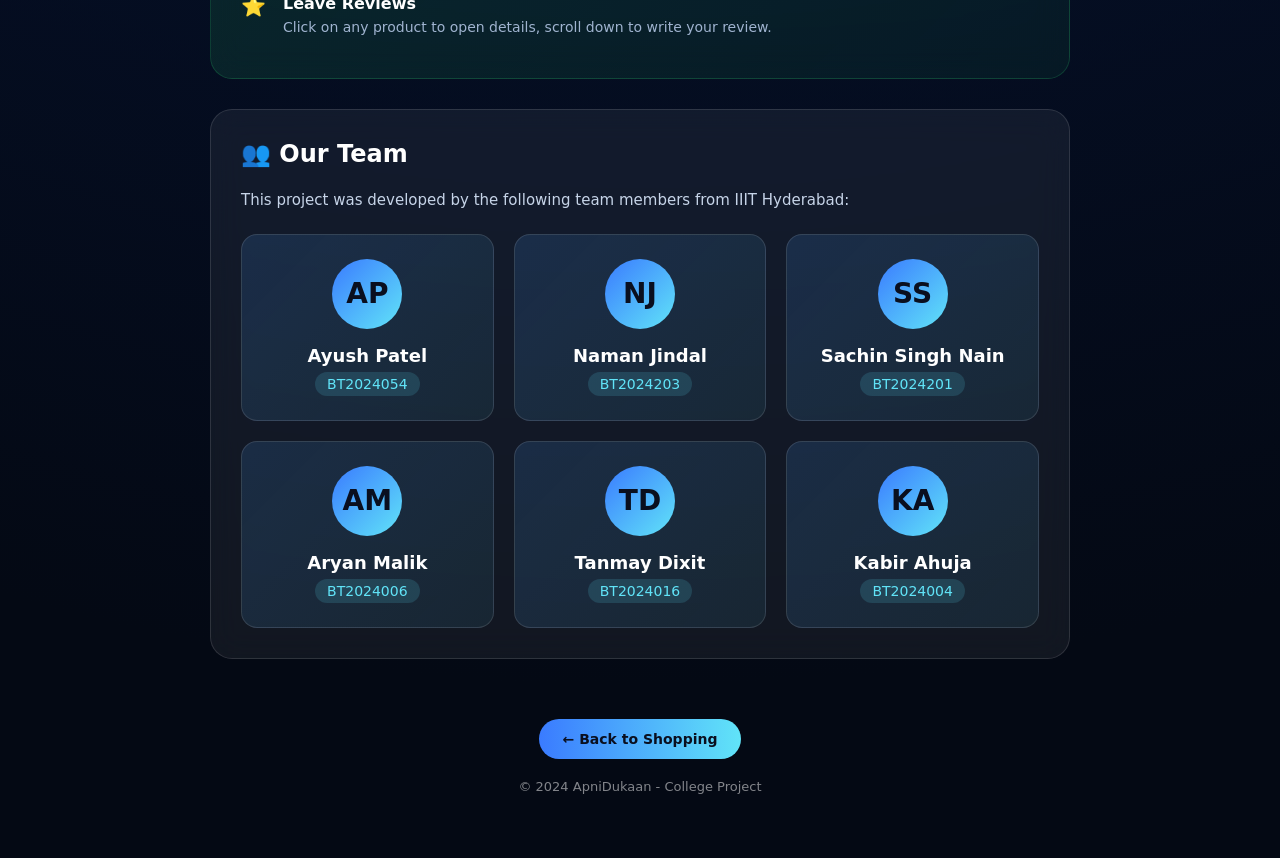
<file: backend/src/main/resources/static/about.html>
<!DOCTYPE html>
<html lang="en">

<head>
    <meta charset="UTF-8" />
    <title>About - ApniDukaan</title>
    <meta name="viewport" content="width=device-width, initial-scale=1" />
    <link rel="stylesheet" href="style.css" />
    <style>
        .about-container {
            max-width: 900px;
            margin: 0 auto;
            padding: 40px 20px;
        }

        .about-header {
            text-align: center;
            margin-bottom: 50px;
        }

        .about-logo {
            font-size: 42px;
            font-weight: 800;
            background: linear-gradient(90deg, #3A7BFF, #61E4F8);
            -webkit-background-clip: text;
            -webkit-text-fill-color: transparent;
            background-clip: text;
            margin-bottom: 16px;
        }

        .about-tagline {
            font-size: 18px;
            color: #c6d4e8;
            max-width: 500px;
            margin: 0 auto;
        }

        .about-section {
            background: rgba(255, 255, 255, 0.06);
            border: 1px solid rgba(255, 255, 255, 0.12);
            backdrop-filter: blur(16px);
            border-radius: 22px;
            padding: 30px;
            margin-bottom: 30px;
        }

        .about-section h2 {
            font-size: 24px;
            margin-bottom: 20px;
            color: #ffffff;
            display: flex;
            align-items: center;
            gap: 12px;
        }

        .about-section p {
            font-size: 15px;
            line-height: 1.7;
            color: #c6d4e8;
            margin-bottom: 16px;
        }

        .features-grid {
            display: grid;
            grid-template-columns: repeat(auto-fit, minmax(200px, 1fr));
            gap: 16px;
            margin-top: 20px;
        }

        .feature-card {
            background: rgba(75, 163, 255, 0.1);
            border: 1px solid rgba(75, 163, 255, 0.2);
            border-radius: 14px;
            padding: 20px;
            text-align: center;
        }

        .feature-icon {
            font-size: 32px;
            margin-bottom: 12px;
        }

        .feature-title {
            font-size: 14px;
            font-weight: 600;
            color: #ffffff;
            margin-bottom: 6px;
        }

        .feature-desc {
            font-size: 12px;
            color: #a0b4d0;
        }

        .team-grid {
            display: grid;
            grid-template-columns: repeat(auto-fit, minmax(250px, 1fr));
            gap: 20px;
            margin-top: 20px;
        }

        .team-card {
            background: linear-gradient(135deg, rgba(75, 163, 255, 0.15), rgba(97, 228, 248, 0.08));
            border: 1px solid rgba(255, 255, 255, 0.12);
            border-radius: 16px;
            padding: 24px;
            text-align: center;
            transition: transform 0.3s ease, box-shadow 0.3s ease;
        }

        .team-card:hover {
            transform: translateY(-4px);
            box-shadow: 0 12px 30px rgba(58, 123, 255, 0.2);
        }

        .team-avatar {
            width: 70px;
            height: 70px;
            background: linear-gradient(135deg, #3A7BFF, #61E4F8);
            border-radius: 50%;
            display: flex;
            align-items: center;
            justify-content: center;
            margin: 0 auto 16px;
            font-size: 28px;
            font-weight: 700;
            color: #0A0F1F;
        }

        .team-name {
            font-size: 18px;
            font-weight: 600;
            color: #ffffff;
            margin-bottom: 6px;
        }

        .team-roll {
            font-size: 14px;
            color: #61E4F8;
            font-weight: 500;
            padding: 4px 12px;
            background: rgba(97, 228, 248, 0.15);
            border-radius: 999px;
            display: inline-block;
        }

        .tech-stack {
            display: flex;
            flex-wrap: wrap;
            gap: 10px;
            margin-top: 16px;
        }

        .tech-badge {
            background: rgba(255, 255, 255, 0.08);
            border: 1px solid rgba(255, 255, 255, 0.15);
            padding: 8px 16px;
            border-radius: 999px;
            font-size: 13px;
            color: #e3e9f5;
        }

        .back-btn {
            display: inline-flex;
            align-items: center;
            gap: 8px;
            padding: 12px 24px;
            background: linear-gradient(90deg, #3A7BFF, #61E4F8);
            color: #0A0F1F;
            border: none;
            border-radius: 999px;
            font-size: 14px;
            font-weight: 600;
            cursor: pointer;
            text-decoration: none;
            transition: 0.25s ease;
            margin-top: 20px;
        }

        .back-btn:hover {
            transform: translateY(-2px);
            box-shadow: 0 0 28px rgba(97, 228, 248, 0.5);
        }

        .help-section {
            background: linear-gradient(135deg, rgba(46, 204, 113, 0.15), rgba(39, 174, 96, 0.08));
            border: 1px solid rgba(46, 204, 113, 0.2);
        }

        .help-list {
            list-style: none;
            padding: 0;
        }

        .help-list li {
            padding: 12px 0;
            border-bottom: 1px solid rgba(255, 255, 255, 0.08);
            display: flex;
            align-items: flex-start;
            gap: 12px;
        }

        .help-list li:last-child {
            border-bottom: none;
        }

        .help-list .help-icon {
            font-size: 20px;
            min-width: 30px;
        }

        .help-list .help-text strong {
            color: #ffffff;
            display: block;
            margin-bottom: 4px;
        }

        .help-list .help-text span {
            color: #a0b4d0;
            font-size: 14px;
        }
    </style>
</head>

<body>
    <div class="page">
        <div class="customer-portal">
            <!-- Navigation -->
            <div class="navbar">
                <div class="nav-left">
                    <div class="logo">ApniDukaan</div>
                    <div class="nav-links">
                        <a href="index.html" class="nav-link">Shop</a>
                        <a href="about.html" class="nav-link nav-link-active">About</a>
                    </div>
                </div>
                <div class="nav-right">
                    <a href="index.html" class="back-btn">← Back to Shop</a>
                </div>
            </div>

            <div class="about-container">
                <!-- Header -->
                <div class="about-header">
                    <div class="about-logo">ApniDukaan</div>
                    <p class="about-tagline">Your one-stop destination for premium electronics, fashion, and more -
                        delivered right to your doorstep.</p>
                </div>

                <!-- About the Project -->
                <div class="about-section">
                    <h2>📦 About the Project</h2>
                    <p>
                        <strong>ApniDukaan</strong> is a full-stack e-commerce web application built as a college
                        project.
                        It demonstrates the implementation of a modern online shopping platform with features like
                        user authentication, product browsing, shopping cart, order management, and reviews.
                    </p>
                    <p>
                        The platform allows users to browse products across multiple categories, add items to cart,
                        place orders with different payment methods, and leave reviews for purchased products.
                    </p>

                    <div class="features-grid">
                        <div class="feature-card">
                            <div class="feature-icon">🔐</div>
                            <div class="feature-title">Secure Auth</div>
                            <div class="feature-desc">JWT-based authentication</div>
                        </div>
                        <div class="feature-card">
                            <div class="feature-icon">🛒</div>
                            <div class="feature-title">Shopping Cart</div>
                            <div class="feature-desc">Real-time cart management</div>
                        </div>
                        <div class="feature-card">
                            <div class="feature-icon">📦</div>
                            <div class="feature-title">Order Tracking</div>
                            <div class="feature-desc">Track your orders</div>
                        </div>
                        <div class="feature-card">
                            <div class="feature-icon">⭐</div>
                            <div class="feature-title">Reviews</div>
                            <div class="feature-desc">Rate and review products</div>
                        </div>
                        <div class="feature-card">
                            <div class="feature-icon">👤</div>
                            <div class="feature-title">User Profiles</div>
                            <div class="feature-desc">Manage your account</div>
                        </div>
                        <div class="feature-card">
                            <div class="feature-icon">🛠️</div>
                            <div class="feature-title">Admin Panel</div>
                            <div class="feature-desc">Manage products & users</div>
                        </div>
                    </div>
                </div>

                <!-- Technology Stack -->
                <div class="about-section">
                    <h2>🔧 Technology Stack</h2>
                    <p>This project is built using modern technologies and best practices:</p>
                    <div class="tech-stack">
                        <span class="tech-badge">☕ Java 21</span>
                        <span class="tech-badge">🍃 Spring Boot 4.0</span>
                        <span class="tech-badge">🗄️ MySQL</span>
                        <span class="tech-badge">🔒 Spring Security</span>
                        <span class="tech-badge">🎫 JWT Authentication</span>
                        <span class="tech-badge">📘 JPA/Hibernate</span>
                        <span class="tech-badge">🌐 HTML5</span>
                        <span class="tech-badge">🎨 CSS3</span>
                        <span class="tech-badge">⚡ JavaScript</span>
                        <span class="tech-badge">📡 REST API</span>
                    </div>
                </div>

                <!-- Help Section -->
                <div class="about-section help-section">
                    <h2>❓ How to Use</h2>
                    <ul class="help-list">
                        <li>
                            <span class="help-icon">🔐</span>
                            <div class="help-text">
                                <strong>Create an Account</strong>
                                <span>Click "Login" in the navbar, then select "Register Instead" to create a new
                                    account</span>
                            </div>
                        </li>
                        <li>
                            <span class="help-icon">🛍️</span>
                            <div class="help-text">
                                <strong>Browse Products</strong>
                                <span>Use category filters or search bar to find products. Click on any product for
                                    details.</span>
                            </div>
                        </li>
                        <li>
                            <span class="help-icon">🛒</span>
                            <div class="help-text">
                                <strong>Add to Cart</strong>
                                <span>Click "Add to Cart" on any available product. View your cart by clicking the cart
                                    icon.</span>
                            </div>
                        </li>
                        <li>
                            <span class="help-icon">💳</span>
                            <div class="help-text">
                                <strong>Checkout</strong>
                                <span>Open your cart, click "Proceed to Checkout", enter shipping details, and place
                                    your order.</span>
                            </div>
                        </li>
                        <li>
                            <span class="help-icon">📦</span>
                            <div class="help-text">
                                <strong>Track Orders</strong>
                                <span>Go to "Orders" page to view order status and history.</span>
                            </div>
                        </li>
                        <li>
                            <span class="help-icon">⭐</span>
                            <div class="help-text">
                                <strong>Leave Reviews</strong>
                                <span>Click on any product to open details, scroll down to write your review.</span>
                            </div>
                        </li>
                    </ul>
                </div>

                <!-- Team Section -->
                <div class="about-section">
                    <h2>👥 Our Team</h2>
                    <p>This project was developed by the following team members from IIIT Hyderabad:</p>

                    <div class="team-grid">
                        <div class="team-card">
                            <div class="team-avatar">AP</div>
                            <div class="team-name">Ayush Patel</div>
                            <div class="team-roll">BT2024054</div>
                        </div>
                        <div class="team-card">
                            <div class="team-avatar">NJ</div>
                            <div class="team-name">Naman Jindal</div>
                            <div class="team-roll">BT2024203</div>
                        </div>
                        <div class="team-card">
                            <div class="team-avatar">SS</div>
                            <div class="team-name">Sachin Singh Nain</div>
                            <div class="team-roll">BT2024201</div>
                        </div>
                        <div class="team-card">
                            <div class="team-avatar">AM</div>
                            <div class="team-name">Aryan Malik</div>
                            <div class="team-roll">BT2024006</div>
                        </div>
                        <div class="team-card">
                            <div class="team-avatar">TD</div>
                            <div class="team-name">Tanmay Dixit</div>
                            <div class="team-roll">BT2024016</div>
                        </div>
                        <div class="team-card">
                            <div class="team-avatar">KA</div>
                            <div class="team-name">Kabir Ahuja</div>
                            <div class="team-roll">BT2024004</div>
                        </div>
                    </div>
                </div>

                <!-- Footer -->
                <div style="text-align: center; margin-top: 40px;">
                    <a href="index.html" class="back-btn">← Back to Shopping</a>
                    <p style="margin-top: 20px; color: rgba(255,255,255,0.5); font-size: 13px;">
                        © 2024 ApniDukaan - College Project
                    </p>
                </div>
            </div>
        </div>
    </div>
</body>

</html>
</file>
<file: frontend/style.css>
:root {
    --bg: #F5F7FB;
    --card-bg: #FFFFFF;
    --panel-bg: #F0F2F6;

    --border: #DDE1EA;
    --border-strong: #C9CEDA;

    --text-main: #1A1F36;
    --text-muted: #6E7894;

    --accent: #3A7BFF;
    --accent-soft: #DCE9FF;
    --accent-glow: #61E4F8;

    --success: #2ECC71;
    --danger: #FF6B6B;
    --radius-lg: 22px;
    --radius-md: 14px;

    --shadow-soft: 0 22px 44px rgba(30, 41, 59, 0.08);
}

* {
    box-sizing: border-box;
    margin: 0;
    padding: 0;
    font-family: 'Inter', system-ui, -apple-system, BlinkMacSystemFont, "Segoe UI", sans-serif;
}

body {
    min-height: 100vh;
    background: radial-gradient(circle at 50% 0%,
            rgba(0, 102, 255, 0.35) 0%,
            rgba(0, 50, 150, 0.25) 30%,
            rgba(4, 9, 20, 1) 90%),
        linear-gradient(180deg, #0A0F1F 0%, #050710 100%);
    background-repeat: no-repeat;
    background-size: cover;
    color: #ffffff;
}



.page {
    min-height: 100vh;
    display: flex;
    justify-content: center;
    padding: 24px;
}

.customer-portal {
    width: 100%;
    max-width: 1200px;
    display: flex;
    flex-direction: column;
    gap: 18px;
}

.main-placeholder {
    margin-top: 16px;

    height: 6px;
    /* thin elegant band */
    border-radius: 120px;

    background: linear-gradient(90deg,
            rgba(75, 163, 255, 0.15),
            rgba(97, 228, 248, 0.28),
            rgba(75, 163, 255, 0.15));

    box-shadow: 0 0 22px rgba(97, 228, 248, 0.30);
    border: none;

    backdrop-filter: blur(8px);
}

.navbar {
    background: rgba(255, 255, 255, 0.06);
    border: 1px solid rgba(255, 255, 255, 0.12);
    backdrop-filter: blur(16px);
    border-radius: var(--radius-lg);
    padding: 14px 18px;
    display: flex;
    align-items: center;
    justify-content: space-between;
}

.nav-left {
    display: flex;
    align-items: center;
    gap: 24px;
}

.logo {
    font-size: 20px;
    font-weight: 700;
}

.nav-links {
    display: flex;
    gap: 12px;
}

.nav-link {
    font-size: 14px;
    padding: 6px 10px;
    border-radius: 999px;
    color: rgba(255, 255, 255, 0.7);
    cursor: pointer;
    transition: 0.2s;
    text-decoration: none;
    display: inline-block;
}

.nav-link-active {
    background: rgba(58, 123, 255, 0.3);
    color: #ffffff;
    font-weight: 600;
}

.nav-link:hover:not(.nav-link-active) {
    background: rgba(255, 255, 255, 0.1);
    color: #ffffff;
}

.nav-right {
    display: flex;
    align-items: center;
    gap: 12px;
}

.nav-search {
    display: flex;
    align-items: center;
    gap: 8px;
    border-radius: 999px;
    border: 1px solid var(--border);
    padding: 6px 10px;
    min-width: 220px;
}

.nav-search-icon {
    font-size: 13px;
}

.nav-search-input {
    border: none;
    outline: none;
    font-size: 13px;
    background: transparent;
    width: 100%;
}

/* Cart chip */


.cart-count {
    background: var(--accent);
    color: #ffffff;
    border-radius: 999px;
    padding: 2px 8px;
    font-size: 11px;
}

@media (max-width: 768px) {
    .navbar {
        flex-direction: column;
        align-items: flex-start;
        gap: 10px;
    }

    .nav-left,
    .nav-right {
        width: 100%;
        justify-content: space-between;
    }

    .nav-search {
        flex: 1;
    }
}

/* ------------------ HERO SECTION ------------------ */

/* =========================================================
   HERO SECTION — DARK NEON / SUPERMEMORY STYLE
   ========================================================= */

.hero {
    background: linear-gradient(145deg,
            rgba(255, 255, 255, 0.06),
            rgba(255, 255, 255, 0.03));
    border: 1px solid rgba(255, 255, 255, 0.10);
    backdrop-filter: blur(22px);
    -webkit-backdrop-filter: blur(22px);
    border-radius: var(--radius-lg);
    padding: 22px;
    display: grid;
    grid-template-columns: minmax(0, 1.4fr) minmax(0, 1fr);
    gap: 20px;
    align-items: center;
    box-shadow: 0 12px 40px rgba(0, 0, 0, 0.45);
}

/* ---------- Left Text Block ---------- */
.hero-text {
    display: flex;
    flex-direction: column;
    gap: 12px;
}

/* Tag pill */
.hero-pill {
    display: inline-flex;
    font-size: 10.5px;
    padding: 4px 12px;
    border-radius: 999px;
    background: rgba(75, 163, 255, 0.20);
    border: 1px solid rgba(75, 163, 255, 0.35);
    color: #B4D9FF;
    font-weight: 600;
    letter-spacing: 0.06em;
    text-transform: uppercase;
}

/* Title */
.hero-title {
    font-size: 30px;
    font-weight: 800;
    line-height: 1.35;
    color: #ffffff;
}

/* Subtitle */
.hero-subtitle {
    font-size: 15px;
    color: #c6d4e8;
    max-width: 420px;
    line-height: 1.45;
}

/* Buttons */
.hero-actions {
    display: flex;
    gap: 12px;
    margin-top: 10px;
}

/* Primary button (neon gradient) */
.btn-primary {
    padding: 10px 20px;
    border-radius: 999px;
    border: none;
    background: linear-gradient(90deg, #3A7BFF, #61E4F8);
    color: #0A0F1F;
    font-size: 14px;
    font-weight: 700;
    cursor: pointer;
    transition: 0.25s ease;
    box-shadow: 0 0 18px rgba(97, 228, 248, 0.4);
}

.btn-primary:hover {
    transform: translateY(-2px);
    box-shadow: 0 0 28px rgba(97, 228, 248, 0.6);
}

/* Ghost button — dark glass */
.btn-ghost {
    padding: 10px 20px;
    border-radius: 999px;
    border: 1px solid rgba(255, 255, 255, 0.15);
    background: rgba(255, 255, 255, 0.08);
    color: #ffffff;
    font-size: 14px;
    cursor: pointer;
    transition: 0.25s ease;
}

.btn-ghost:hover {
    background: rgba(255, 255, 255, 0.14);
}

/* =========================================================
     RIGHT SIDE — BEST SELLER / TRENDING CARDS
     ========================================================= */

.hero-preview {
    display: flex;
    flex-direction: column;
    gap: 14px;
}

/* Card structure */
.hero-card {
    border-radius: 16px;
    padding: 14px 16px;
    display: flex;
    flex-direction: column;
    gap: 6px;

    background: linear-gradient(135deg,
            rgba(75, 163, 255, 0.18),
            rgba(97, 228, 248, 0.12));
    border: 1px solid rgba(255, 255, 255, 0.14);
    backdrop-filter: blur(14px);
    -webkit-backdrop-filter: blur(14px);
    box-shadow: 0 8px 30px rgba(0, 0, 0, 0.25);
}

/* Label: BEST SELLER / TRENDING */
.hero-card-label {
    font-size: 10px;
    text-transform: uppercase;
    letter-spacing: 0.08em;
    color: var(--accent-glow);
    font-weight: 700;
}

/* Product Name */
.hero-card-title {
    font-size: 15px;
    font-weight: 600;
    color: #ffffff;
}

/* Price */
.hero-card-price {
    font-size: 14px;
    font-weight: 600;
    color: #d9e7ff;
}

/* ---------- Responsive Hero ---------- */
@media (max-width: 900px) {
    .hero {
        grid-template-columns: 1fr;
    }
}


/* ------------------ FILTERS BAR ------------------ */

.filters-bar {
    background: rgba(255, 255, 255, 0.06);
    border: 1px solid rgba(255, 255, 255, 0.12);
    backdrop-filter: blur(14px);
    border-radius: var(--radius-lg);
    padding: 12px 16px;
    display: flex;
    justify-content: space-between;
    align-items: center;
    margin-top: 16px;
    box-shadow: var(--shadow-soft);
    position: relative;
    z-index: 100;
}

/* Left side */
.filters-left {
    display: flex;
    flex-direction: column;
    gap: 6px;
}

.filter-title {
    font-size: 11px;
    text-transform: uppercase;
    letter-spacing: 0.08em;
    color: var(--text-muted);
}

/* Chips row */
.filter-chips {
    display: flex;
    gap: 8px;
    flex-wrap: wrap;
}

/* Individual chip buttons */
.chip {
    padding: 6px 12px;
    border-radius: 999px;
    font-size: 12px;
    background: rgba(255, 255, 255, 0.06);
    border: 1px solid rgba(255, 255, 255, 0.12);
    color: #e3e9f5;
    cursor: pointer;
    transition: 0.2s;
    /* reset for <button> chips */
    -webkit-appearance: none;
    appearance: none;
    font-family: inherit;
    line-height: 1;
}

/* Active chip */
.chip-active {
    background: rgba(75, 163, 255, 0.25);
    border-color: var(--accent);
    color: var(--accent-glow);
    font-weight: 600;
}

.chip:hover:not(.chip-active) {
    background: rgba(75, 163, 255, 0.18);
    border-color: rgba(97, 228, 248, 0.35);
    color: #ffffff;
    ;
}

/* Right side (Sort section) */
.filters-right {
    display: flex;
    align-items: center;
}

.sort-display {
    background: rgba(255, 255, 255, 0.06);
    border: 1px solid rgba(255, 255, 255, 0.12);
    color: #e9efff;
    padding: 6px 10px;
    border-radius: 999px;
    font-size: 12px;
    display: flex;
    align-items: center;
    gap: 6px;
}

.sort-label {
    color: var(--text-muted);
}

.sort-value {
    font-weight: 500;
}

/* ------------------ PRODUCT GRID ------------------ */

.product-grid {
    display: grid;
    grid-template-columns: repeat(2, minmax(0, 1fr));
    gap: 14px;
    margin-top: 18px;
}

/* Card container */
.product-card {
    background: rgba(255, 255, 255, 0.07);
    border: 1px solid rgba(255, 255, 255, 0.14);
    backdrop-filter: blur(16px);
    border-radius: 18px;
    box-shadow: var(--shadow-soft);
    padding: 12px;
    display: flex;
    flex-direction: column;
    gap: 10px;
}

/* Image placeholder */
.product-image {
    height: 220px;
    border-radius: 14px;
    background: rgba(255, 255, 255, 0.05);
    color: rgba(230, 236, 255, 0.7);
    display: flex;
    align-items: center;
    justify-content: center;
    font-size: 13px;
    overflow: hidden;
    background-size: cover;
    background-position: center;
    background-repeat: no-repeat;
}

.product-image img {
    width: 100%;
    height: 100%;
    object-fit: contain;
    object-position: center;
    background: rgba(255, 255, 255, 0.03);
}

/* Product text content */
.product-content {
    display: flex;
    flex-direction: column;
    gap: 6px;
}

/* Name + tag row */
.product-name-row {
    display: flex;
    justify-content: space-between;
    align-items: center;
}

.product-name {
    font-size: 14px;
    font-weight: 600;
}

.product-tag {
    font-size: 11px;
    padding: 4px 8px;
    background: var(--accent-soft);
    color: var(--accent);
    border-radius: 999px;
    font-weight: 600;
}

.product-tag-alt {
    background: #ecfdf3;
    color: var(--success);
}

.product-desc {
    font-size: 12px;
    color: var(--text-muted);
}

/* Bottom row: price + button */
.product-bottom {
    display: flex;
    align-items: center;
    justify-content: space-between;
    margin-top: 6px;
}

/* Price block */
.price-block {
    display: flex;
    align-items: baseline;
    gap: 6px;
}

.product-price {
    font-size: 15px;
    font-weight: 700;
}

.product-price-muted {
    font-size: 11px;
    color: var(--text-muted);
    text-decoration: line-through;
}

/* Add to cart button */
.btn-add {
    padding: 6px 14px;
    border-radius: 999px;
    border: none;
    background: var(--accent);
    color: #ffffff;
    font-size: 12px;
    cursor: pointer;
    transition: 0.2s;
}

.btn-add:hover {
    filter: brightness(1.05);
    transform: translateY(-1px);
}

/* RESPONSIVE */
@media (max-width: 700px) {
    .product-grid {
        grid-template-columns: 1fr;
    }
}

/* ------------------ CART PANEL ------------------ */

.cart-panel {
    background: rgba(255, 255, 255, 0.07);
    border: 1px solid rgba(255, 255, 255, 0.14);
    backdrop-filter: blur(18px);
    border-radius: var(--radius-lg);
    box-shadow: var(--shadow-soft);
    padding: 16px;
    display: flex;
    flex-direction: column;
    gap: 16px;
    height: fit-content;
}

/* Cart Header */
.cart-header {
    display: flex;
    align-items: center;
    justify-content: space-between;
}

.cart-title-block {
    display: flex;
    flex-direction: column;
    gap: 2px;
}

.cart-title {
    font-size: 16px;
    font-weight: 700;
}

.cart-subtitle {
    font-size: 12px;
    color: var(--text-muted);
}

/* Clear button — glass style for dark theme */
.btn-ghost-small {
    border: 1px solid rgba(255, 255, 255, 0.25);
    background: transparent;
    padding: 4px 12px;
    border-radius: 999px;
    font-size: 12px;
    cursor: pointer;
    transition: 0.2s;
    color: rgba(255, 255, 255, 0.7);
}

.btn-ghost-small:hover {
    background: rgba(255, 255, 255, 0.1);
    color: #fff;
}

/* Items box */
.cart-items {
    background: rgba(255, 255, 255, 0.05);
    border-radius: 14px;
    padding: 10px;
    border-radius: 14px;
    padding: 8px;
    display: flex;
    flex-direction: column;
    gap: 10px;
}

/* Individual item */
.cart-item {
    display: flex;
    justify-content: space-between;
    align-items: center;
    padding-bottom: 6px;
    border-bottom: 1px dashed var(--border);
}

.cart-item:last-child {
    border-bottom: none;
}

.cart-item-left {
    display: flex;
    align-items: center;
    gap: 8px;
}

/* Thumbnail */
.cart-item-thumb {
    width: 36px;
    height: 36px;
    background: #e5e7eb;
    border-radius: 999px;
    display: flex;
    align-items: center;
    justify-content: center;
    font-size: 10px;
    color: var(--text-muted);
}

.cart-item-info {
    display: flex;
    flex-direction: column;
    gap: 2px;
}

.cart-item-name {
    font-size: 13px;
}

.cart-item-meta {
    font-size: 11px;
    color: var(--text-muted);
}

/* Price */
.cart-item-right {
    font-weight: 600;
    font-size: 13px;
}

/* Summary Section */
.cart-summary {
    background: rgba(255, 255, 255, 0.04);
    border: 1px dashed rgba(255, 255, 255, 0.15);
    border-radius: 12px;
    border: 1px dashed var(--border-strong);
    padding: 10px 12px;
    display: flex;
    flex-direction: column;
    gap: 4px;
}

.cart-summary-row {
    display: flex;
    justify-content: space-between;
    font-size: 13px;
}

.cart-summary-row-total {
    font-weight: 700;
    margin-top: 4px;
}

.cart-summary-label {
    color: var(--text-muted);
}

/* Checkout Button */
.btn-checkout {
    width: 100%;
}

/* Small note */
.cart-footer-note {
    text-align: center;
    font-size: 11px;
    color: var(--text-muted);
}

.footer {
    width: 100%;
    margin-top: 20px;
    padding: 10px 4px;

    display: flex;
    justify-content: space-between;
    align-items: center;

    font-size: 12px;
    color: rgba(255, 255, 255, 0.45);
}

.footer-right {
    display: flex;
    gap: 16px;
    cursor: pointer;
}

.footer-right span:hover {
    color: var(--text-main);
}

.product-card {
    transition: 0.25s ease;
    cursor: pointer;
}

.product-card:hover {
    transform: translateY(-4px);
    box-shadow: 0 20px 40px rgba(0, 0, 0, 0.08);
}

.product-image {
    transition: 0.3s ease;
}

/* ========== MODAL STYLES ========== */
.modal-overlay {
    position: fixed;
    top: 0;
    left: 0;
    width: 100%;
    height: 100%;
    background: rgba(0, 0, 0, 0.7);
    backdrop-filter: blur(8px);
    display: flex;
    align-items: center;
    justify-content: center;
    z-index: 9999;
    padding: 20px;
}

.modal-content {
    background: rgba(255, 255, 255, 0.95);
    backdrop-filter: blur(20px);
    border-radius: var(--radius-lg);
    padding: 30px;
    max-width: 500px;
    width: 100%;
    max-height: 90vh;
    overflow-y: auto;
    position: relative;
    box-shadow: 0 20px 60px rgba(0, 0, 0, 0.3);
    color: var(--text-main);
}

.modal-content h2 {
    margin-bottom: 20px;
    color: var(--text-main);
}

.modal-content h3 {
    margin: 20px 0 10px 0;
    color: var(--text-main);
}

.modal-content h4 {
    margin: 15px 0 8px 0;
    color: var(--text-main);
}

.modal-content form {
    display: flex;
    flex-direction: column;
    gap: 15px;
}

.modal-content label {
    font-weight: 600;
    font-size: 14px;
    color: var(--text-main);
}

.modal-content input,
.modal-content textarea,
.modal-content select {
    padding: 10px 14px;
    border: 1px solid var(--border);
    border-radius: 8px;
    font-size: 14px;
    background: white;
    color: #1A1F36 !important;
}

.modal-content input::placeholder,
.modal-content textarea::placeholder {
    color: #6E7894;
}

.modal-content input:focus,
.modal-content textarea:focus,
.modal-content select:focus {
    outline: none;
    border-color: var(--accent);
}

.modal-close {
    position: absolute;
    top: 15px;
    right: 15px;
    background: transparent;
    border: none;
    font-size: 24px;
    cursor: pointer;
    color: var(--text-muted);
    width: 30px;
    height: 30px;
    display: flex;
    align-items: center;
    justify-content: center;
    border-radius: 50%;
    transition: 0.2s;
}

.modal-close:hover {
    background: rgba(0, 0, 0, 0.1);
    color: var(--text-main);
}

/* Product Details Modal */
.product-details-modal {
    max-width: 700px;
}

.product-rating {
    display: flex;
    gap: 10px;
    align-items: center;
    margin: 10px 0;
    color: var(--text-muted);
}

.product-reviews-section {
    margin-top: 30px;
    padding-top: 20px;
    border-top: 1px solid var(--border);
}

.reviews-list {
    max-height: 300px;
    overflow-y: auto;
    margin: 15px 0;
}

.review-item {
    padding: 15px;
    border: 1px solid var(--border);
    border-radius: 8px;
    margin-bottom: 10px;
    background: rgba(255, 255, 255, 0.5);
}

.review-header {
    display: flex;
    justify-content: space-between;
    align-items: center;
    margin-bottom: 8px;
}

.review-rating {
    color: #f59e0b;
}

.review-comment {
    color: var(--text-main);
    margin: 8px 0;
    font-size: 14px;
}

.review-date {
    color: var(--text-muted);
    font-size: 12px;
}

.add-review-section {
    margin-top: 20px;
    padding: 15px;
    background: rgba(255, 255, 255, 0.5);
    border-radius: 8px;
}

.review-rating-input {
    display: flex;
    gap: 10px;
    align-items: center;
    margin: 10px 0;
}

/* Checkout Modal */
.checkout-modal {
    max-width: 500px;
}

.checkout-summary {
    background: rgba(0, 0, 0, 0.05);
    padding: 15px;
    border-radius: 8px;
    margin: 15px 0;
}

.checkout-summary h3 {
    margin-bottom: 10px;
}

.checkout-summary p {
    margin: 5px 0;
    color: var(--text-main);
}

/* Order Details Modal */
.order-details-modal {
    max-width: 600px;
}

.order-info-section {
    background: rgba(0, 0, 0, 0.05);
    padding: 15px;
    border-radius: 8px;
    margin: 15px 0;
}

.order-info-section p {
    margin: 8px 0;
    color: var(--text-main);
}

.order-items-list {
    margin: 15px 0;
}

.order-item-detail {
    display: grid;
    grid-template-columns: 2fr 1fr 1fr 1fr;
    gap: 10px;
    padding: 10px;
    border-bottom: 1px solid var(--border);
}

.order-total-section {
    background: rgba(0, 0, 0, 0.05);
    padding: 15px;
    border-radius: 8px;
    margin-top: 15px;
}

.order-total-section p,
.order-total-section h3 {
    margin: 5px 0;
    color: var(--text-main);
}

/* ========== NOTIFICATION STYLES ========== */
.notification {
    position: fixed;
    top: 20px;
    right: 20px;
    padding: 15px 25px;
    border-radius: 8px;
    z-index: 10000;
    box-shadow: 0 4px 6px rgba(0, 0, 0, 0.1);
    font-weight: 500;
    transition: opacity 0.3s, transform 0.3s;
    opacity: 0;
    transform: translateY(-20px);
}

.notification.show {
    opacity: 1;
    transform: translateY(0);
}

.notification-success {
    background: #10b981;
    color: white;
}

.notification-error {
    background: #ef4444;
    color: white;
}

.notification-warning {
    background: #f59e0b;
    color: white;
}

.notification-info {
    background: #3b82f6;
    color: white;
}

/* ========== QUANTITY CONTROLS ========== */
.qty-control {
    display: flex;
    align-items: center;
    gap: 8px;
    background: rgba(255, 255, 255, 0.1);
    border-radius: 999px;
    padding: 4px 8px;
}

.qty-btn {
    background: rgba(255, 255, 255, 0.2);
    border: none;
    width: 24px;
    height: 24px;
    border-radius: 50%;
    cursor: pointer;
    display: flex;
    align-items: center;
    justify-content: center;
    font-size: 16px;
    color: white;
    transition: 0.2s;
}

.qty-btn:hover {
    background: rgba(255, 255, 255, 0.3);
}

.qty-display {
    min-width: 20px;
    text-align: center;
    font-weight: 600;
}

.btn-icon {
    background: transparent;
    border: none;
    font-size: 18px;
    cursor: pointer;
    opacity: 0.7;
    transition: 0.2s;
    padding: 4px;
}

.btn-icon:hover {
    opacity: 1;
    transform: scale(1.1);
}

/* ========== USER INFO ========== */
/* .user-info canonical definition below (~line 1452) */

/* .cart-chip canonical definition below (~line 1472) */

/* btn-ghost-small canonical definition above (~line 604) */

/* ========== CART PANEL TOGGLE ========== */
.cart-panel {
    position: fixed;
    right: -400px;
    top: 0;
    height: 100vh;
    width: 400px;
    background: rgba(10, 15, 31, 0.95);
    backdrop-filter: blur(20px);
    box-shadow: -5px 0 30px rgba(0, 0, 0, 0.3);
    transition: right 0.3s ease;
    z-index: 1000;
    overflow-y: auto;
}

.cart-panel-open {
    right: 0;
}

/* ========== CART ITEM ENHANCEMENTS ========== */
.cart-item {
    display: flex;
    justify-content: space-between;
    align-items: center;
    padding: 16px;
    background: rgba(255, 255, 255, 0.08);
    border: 1px solid rgba(255, 255, 255, 0.1);
    border-radius: 12px;
    margin-bottom: 12px;
    transition: all 0.2s ease;
    color: white;
}

.cart-item:hover {
    background: rgba(255, 255, 255, 0.12);
    transform: translateY(-2px);
}

.cart-item-info {
    flex: 1;
}

.cart-item-name {
    font-weight: 600;
    margin-bottom: 4px;
    font-size: 15px;
    color: white;
}

.cart-item-details {
    font-size: 12px;
    color: rgba(255, 255, 255, 0.6);
}

.cart-item-right {
    display: flex;
    align-items: center;
    gap: 10px;
}

.cart-item-price {
    font-weight: 600;
    min-width: 80px;
    text-align: right;
}

/* ========== RESPONSIVE ========== */
@media (max-width: 768px) {
    .modal-content {
        max-width: 95%;
        padding: 20px;
    }

    .cart-panel {
        width: 100%;
        right: -100%;
    }

    .notification {
        right: 10px;
        left: 10px;
    }
}

/* ========== SECTION HEADER (for admin) ========== */
.section-header {
    display: flex;
    justify-content: space-between;
    align-items: center;
    margin-bottom: 20px;
}

.section-header h2 {
    color: white;
}

/* ========== GLASS EFFECT ========== */
.glass {
    background: rgba(255, 255, 255, 0.06);
    border: 1px solid rgba(255, 255, 255, 0.12);
    backdrop-filter: blur(16px);
}

/* ========== BUTTON VARIANTS ========== */
.btn-danger {
    background: var(--danger);
    color: white;
    border: none;
    padding: 8px 16px;
    border-radius: 8px;
    cursor: pointer;
    font-size: 14px;
    transition: 0.2s;
}

.btn-danger:hover {
    filter: brightness(1.1);
}

.btn-small {
    padding: 6px 14px;
    border-radius: 8px;
    border: 1px solid rgba(255, 255, 255, 0.3);
    background: transparent;
    color: white;
    font-size: 12px;
    cursor: pointer;
    transition: 0.2s;
}

.btn-small:hover {
    background: rgba(255, 255, 255, 0.1);
}

.product-card:hover .product-image {
    background: #e0e7ff;
    color: var(--text-main);
}

.chip {
    transition: 0.2s;
}

.chip:hover {
    transform: translateY(-2px);
    background: var(--panel-bg);
}

.btn-add,
.btn-primary,
.btn-ghost {
    transition: 0.25s ease;
}

.btn-add:hover,
.btn-primary:hover {
    transform: translateY(-2px);
    filter: brightness(1.05);
}

.btn-ghost:hover {
    transform: translateY(-2px);
}

.cart-panel {
    transition: 0.3s ease;
}

.cart-panel:hover {
    box-shadow: 0 22px 46px rgba(0, 0, 0, 0.08);
}

.cart-item {
    transition: 0.2s ease;
}

.cart-item:hover {
    background: rgba(0, 0, 0, 0.03);
    border-radius: 10px;
}

.customer-portal {
    gap: 24px;
}

.filters-bar {
    margin-top: 8px;
}

.product-grid {
    margin-top: 12px;
}

/* Modal Styles */
.modal-overlay {
    position: fixed;
    top: 0;
    left: 0;
    right: 0;
    bottom: 0;
    background: rgba(0, 0, 0, 0.7);
    display: flex;
    align-items: center;
    justify-content: center;
    z-index: 10000;
    animation: fadeIn 0.2s ease;
}

.modal-content {
    background: white;
    padding: 40px;
    border-radius: var(--radius-lg);
    max-width: 450px;
    width: 90%;
    position: relative;
    box-shadow: var(--shadow-soft);
    animation: slideUp 0.3s ease;
}

.modal-content h2 {
    color: var(--text-main);
    margin-bottom: 24px;
    font-size: 28px;
}

.modal-content form {
    display: flex;
    flex-direction: column;
    gap: 16px;
}

.modal-content input,
.modal-content textarea {
    padding: 14px;
    border: 2px solid var(--border);
    border-radius: var(--radius-md);
    font-size: 15px;
    color: var(--text-main);
    transition: 0.2s;
}

.modal-content input:focus,
.modal-content textarea:focus {
    outline: none;
    border-color: var(--accent);
}

.modal-content textarea {
    resize: vertical;
    min-height: 80px;
}

.modal-close {
    position: absolute;
    top: 16px;
    right: 16px;
    background: var(--panel-bg);
    border: none;
    width: 32px;
    height: 32px;
    border-radius: 50%;
    cursor: pointer;
    font-size: 18px;
    color: var(--text-muted);
    display: flex;
    align-items: center;
    justify-content: center;
    transition: 0.2s;
}

.modal-close:hover {
    background: var(--border);
    color: var(--text-main);
}

/* Notification Styles */
.notification {
    position: fixed;
    top: 24px;
    right: 24px;
    background: white;
    padding: 16px 24px;
    border-radius: var(--radius-md);
    box-shadow: var(--shadow-soft);
    z-index: 10001;
    transform: translateX(400px);
    opacity: 0;
    transition: all 0.3s ease;
    color: var(--text-main);
    font-weight: 500;
}

.notification.show {
    transform: translateX(0);
    opacity: 1;
}

.notification-success {
    border-left: 4px solid var(--success);
}

.notification-error {
    border-left: 4px solid var(--danger);
}

.notification-warning {
    border-left: 4px solid #FFA726;
}

.notification-info {
    border-left: 4px solid var(--accent);
}

/* User Info Styles */
.user-info {
    display: flex;
    align-items: center;
    gap: 12px;
    padding: 8px 16px;
    background: var(--panel-bg);
    border-radius: var(--radius-md);
    color: var(--text-main);
}

.user-info span {
    font-size: 14px;
    font-weight: 500;
}

/* Cart Panel Toggle */
.cart-panel-open {
    transform: translateX(0) !important;
}

.cart-chip {
    cursor: pointer;
    transition: 0.2s;
}

.cart-chip:hover {
    transform: translateY(-2px);
}

/* Quantity Control Styles */
.qty-control {
    display: flex;
    align-items: center;
    gap: 8px;
    background: var(--panel-bg);
    padding: 4px;
    border-radius: var(--radius-md);
}

.qty-btn {
    width: 28px;
    height: 28px;
    border: none;
    background: white;
    border-radius: 6px;
    cursor: pointer;
    font-size: 16px;
    color: var(--text-main);
    display: flex;
    align-items: center;
    justify-content: center;
    transition: 0.2s;
}

.qty-btn:hover {
    background: var(--accent-soft);
    color: var(--accent);
}

.qty-display {
    min-width: 24px;
    text-align: center;
    font-weight: 600;
    color: var(--text-main);
}

.btn-icon {
    background: none;
    border: none;
    cursor: pointer;
    font-size: 18px;
    padding: 6px;
    border-radius: 6px;
    transition: 0.2s;
}

.btn-icon:hover {
    background: var(--panel-bg);
}

/* Animations */
@keyframes fadeIn {
    from {
        opacity: 0;
    }

    to {
        opacity: 1;
    }
}

@keyframes slideUp {
    from {
        transform: translateY(20px);
        opacity: 0;
    }

    to {
        transform: translateY(0);
        opacity: 1;
    }
}

/* Disabled button style */
.btn-add:disabled {
    opacity: 0.5;
    cursor: not-allowed;
}

.btn-add:disabled:hover {
    transform: none;
    filter: none;
}

/* ========== LOADING STATES ========== */

/* Loading Spinner */
.loading-spinner {
    display: inline-block;
    width: 20px;
    height: 20px;
    border: 3px solid rgba(255, 255, 255, 0.3);
    border-radius: 50%;
    border-top-color: white;
    animation: spin 0.8s linear infinite;
}

.loading-spinner-dark {
    border-color: rgba(0, 0, 0, 0.1);
    border-top-color: var(--accent);
}

@keyframes spin {
    to {
        transform: rotate(360deg);
    }
}

/* Page Loading Overlay */
.page-loading {
    position: fixed;
    top: 0;
    left: 0;
    right: 0;
    bottom: 0;
    background: rgba(10, 15, 31, 0.95);
    backdrop-filter: blur(10px);
    display: flex;
    align-items: center;
    justify-content: center;
    z-index: 9999;
    animation: fadeIn 0.3s ease;
}

.page-loading .loading-spinner {
    width: 50px;
    height: 50px;
    border-width: 4px;
}

/* Skeleton Loader for Product Cards */
.skeleton {
    background: linear-gradient(90deg,
            rgba(255, 255, 255, 0.05) 25%,
            rgba(255, 255, 255, 0.1) 50%,
            rgba(255, 255, 255, 0.05) 75%);
    background-size: 200% 100%;
    animation: shimmer 1.5s infinite;
    border-radius: 14px;
}

@keyframes shimmer {
    0% {
        background-position: 200% 0;
    }

    100% {
        background-position: -200% 0;
    }
}

.skeleton-card {
    background: rgba(255, 255, 255, 0.07);
    border: 1px solid rgba(255, 255, 255, 0.14);
    backdrop-filter: blur(16px);
    border-radius: 18px;
    padding: 12px;
    display: flex;
    flex-direction: column;
    gap: 10px;
}

.skeleton-image {
    height: 140px;
    border-radius: 14px;
}

.skeleton-text {
    height: 16px;
    border-radius: 8px;
}

.skeleton-text-short {
    height: 14px;
    width: 60%;
    border-radius: 8px;
}

/* Button Loading State */
.btn-loading {
    position: relative;
    color: transparent !important;
    pointer-events: none;
}

.btn-loading::after {
    content: '';
    position: absolute;
    left: 50%;
    top: 50%;
    transform: translate(-50%, -50%);
    width: 16px;
    height: 16px;
    border: 2px solid rgba(255, 255, 255, 0.3);
    border-radius: 50%;
    border-top-color: white;
    animation: spin 0.6s linear infinite;
}

/* ========== CART BACKDROP ========== */
.cart-backdrop {
    position: fixed;
    top: 0;
    left: 0;
    right: 0;
    bottom: 0;
    background: rgba(0, 0, 0, 0.5);
    backdrop-filter: blur(4px);
    z-index: 999;
    opacity: 0;
    pointer-events: none;
    transition: opacity 0.3s ease;
}

.cart-backdrop.active {
    opacity: 1;
    pointer-events: auto;
}

/* ========== ENHANCED CART PANEL ========== */
.cart-panel {
    position: fixed;
    right: 0;
    top: 0;
    height: 100vh;
    width: 420px;
    max-width: 100%;
    background: linear-gradient(145deg,
            rgba(10, 15, 31, 0.98),
            rgba(15, 20, 35, 0.98));
    border-left: 1px solid rgba(255, 255, 255, 0.1);
    backdrop-filter: blur(20px);
    box-shadow: -10px 0 50px rgba(0, 0, 0, 0.5);
    transform: translateX(100%);
    transition: transform 0.4s cubic-bezier(0.4, 0, 0.2, 1);
    z-index: 1000;
    overflow-y: auto;
    display: flex;
    flex-direction: column;
}

.cart-panel-open {
    transform: translateX(0) !important;
}

/* Custom Scrollbar for Cart Panel */
.cart-panel::-webkit-scrollbar {
    width: 8px;
}

.cart-panel::-webkit-scrollbar-track {
    background: rgba(255, 255, 255, 0.05);
}

.cart-panel::-webkit-scrollbar-thumb {
    background: rgba(255, 255, 255, 0.2);
    border-radius: 4px;
}

.cart-panel::-webkit-scrollbar-thumb:hover {
    background: rgba(255, 255, 255, 0.3);
}

/* ========== ENHANCED NOTIFICATIONS ========== */
.notification-container {
    position: fixed;
    top: 24px;
    right: 24px;
    z-index: 10001;
    display: flex;
    flex-direction: column;
    gap: 12px;
    pointer-events: none;
}

.notification {
    background: white;
    padding: 16px 24px 16px 20px;
    border-radius: 12px;
    box-shadow: 0 10px 40px rgba(0, 0, 0, 0.15);
    display: flex;
    align-items: center;
    gap: 12px;
    min-width: 300px;
    max-width: 400px;
    transform: translateX(450px);
    opacity: 0;
    transition: all 0.4s cubic-bezier(0.4, 0, 0.2, 1);
    pointer-events: auto;
    border-left: 4px solid var(--accent);
}

.notification.show {
    transform: translateX(0);
    opacity: 1;
}

.notification-icon {
    font-size: 20px;
    flex-shrink: 0;
}

.notification-message {
    flex: 1;
    font-size: 14px;
    font-weight: 500;
    color: var(--text-main);
}

.notification-success {
    border-left-color: var(--success);
}

.notification-success .notification-icon {
    color: var(--success);
}

.notification-error {
    border-left-color: var(--danger);
}

.notification-error .notification-icon {
    color: var(--danger);
}

.notification-warning {
    border-left-color: #f59e0b;
}

.notification-warning .notification-icon {
    color: #f59e0b;
}

.notification-info {
    border-left-color: var(--accent);
}

.notification-info .notification-icon {
    color: var(--accent);
}

/* ========== QUICK VIEW MODAL ========== */
.quick-view-modal {
    max-width: 800px;
    width: 90%;
}

.quick-view-content {
    display: grid;
    grid-template-columns: 1fr 1fr;
    gap: 30px;
    align-items: start;
}

.quick-view-image {
    height: 300px;
    background: rgba(0, 0, 0, 0.05);
    border-radius: var(--radius-lg);
    display: flex;
    align-items: center;
    justify-content: center;
    font-size: 48px;
    color: var(--text-muted);
}

.quick-view-info h2 {
    margin-bottom: 12px;
}

.quick-view-price {
    font-size: 28px;
    font-weight: 700;
    color: var(--accent);
    margin: 16px 0;
}

.quick-view-description {
    color: var(--text-muted);
    line-height: 1.6;
    margin: 12px 0;
}

.quick-view-actions {
    display: flex;
    gap: 12px;
    margin-top: 24px;
}

@media (max-width: 768px) {
    .quick-view-content {
        grid-template-columns: 1fr;
    }

    .quick-view-image {
        height: 200px;
    }
}

/* ========== EMPTY STATES ========== */
.empty-state {
    text-align: center;
    padding: 60px 20px;
    color: rgba(255, 255, 255, 0.6);
}

.empty-state-icon {
    font-size: 64px;
    margin-bottom: 16px;
    opacity: 0.5;
}

.empty-state-title {
    font-size: 20px;
    font-weight: 600;
    color: white;
    margin-bottom: 8px;
}

.empty-state-message {
    font-size: 14px;
    margin-bottom: 24px;
}

/* ========== PAGINATION ========== */
.pagination {
    display: flex;
    justify-content: center;
    align-items: center;
    gap: 8px;
    margin-top: 32px;
    padding: 20px;
}

.pagination-button {
    padding: 8px 16px;
    border: 1px solid rgba(255, 255, 255, 0.2);
    background: rgba(255, 255, 255, 0.05);
    color: white;
    border-radius: 8px;
    cursor: pointer;
    transition: 0.2s;
    font-size: 14px;
}

.pagination-button:hover:not(:disabled) {
    background: rgba(255, 255, 255, 0.1);
    border-color: rgba(255, 255, 255, 0.3);
}

.pagination-button:disabled {
    opacity: 0.3;
    cursor: not-allowed;
}

.pagination-info {
    color: rgba(255, 255, 255, 0.7);
    font-size: 14px;
    padding: 0 16px;
}

/* ========== ENHANCED ANIMATIONS ========== */
@keyframes slideInRight {
    from {
        transform: translateX(100%);
        opacity: 0;
    }

    to {
        transform: translateX(0);
        opacity: 1;
    }
}

@keyframes slideInUp {
    from {
        transform: translateY(30px);
        opacity: 0;
    }

    to {
        transform: translateY(0);
        opacity: 1;
    }
}

@keyframes bounceIn {
    0% {
        transform: scale(0.8);
        opacity: 0;
    }

    50% {
        transform: scale(1.05);
    }

    100% {
        transform: scale(1);
        opacity: 1;
    }
}

@keyframes pulse {

    0%,
    100% {
        opacity: 1;
    }

    50% {
        opacity: 0.5;
    }
}

/* Apply animations */
.product-card {
    animation: slideInUp 0.4s ease;
}

.modal-overlay {
    animation: fadeIn 0.3s ease;
}

.modal-content {
    animation: bounceIn 0.4s cubic-bezier(0.34, 1.56, 0.64, 1);
}

/* ========== LOGIN/LOGOUT BUTTON IN NAVBAR ========== */
.auth-button {
    padding: 8px 18px;
    border-radius: 999px;
    border: 1px solid rgba(255, 255, 255, 0.3);
    background: rgba(255, 255, 255, 0.1);
    color: white;
    font-size: 14px;
    font-weight: 600;
    cursor: pointer;
    transition: 0.2s;
}

.auth-button:hover {
    background: rgba(255, 255, 255, 0.2);
    border-color: rgba(255, 255, 255, 0.5);
    transform: translateY(-2px);
}

/* ========== IMPROVED MOBILE RESPONSIVENESS ========== */
@media (max-width: 640px) {
    .cart-panel {
        width: 100%;
    }

    .notification {
        min-width: auto;
        max-width: calc(100vw - 32px);
        margin: 0 16px;
    }

    .pagination {
        flex-wrap: wrap;
    }

    .hero {
        grid-template-columns: 1fr;
        padding: 16px;
    }

    .product-grid {
        grid-template-columns: 1fr;
    }
}

/* ========== ACCESSIBILITY IMPROVEMENTS ========== */
*:focus-visible {
    outline: 2px solid var(--accent);
    outline-offset: 2px;
}

button:focus-visible,
a:focus-visible {
    outline: 2px solid var(--accent);
    outline-offset: 2px;
}

/* ========== SMOOTH SCROLL ========== */
html {
    scroll-behavior: smooth;
}

/* ========== UTILITY CLASSES ========== */
.hidden {
    display: none !important;
}

.fade-in {
    animation: fadeIn 0.3s ease;
}

/* ========== AUTH BUTTONS (LOGIN/LOGOUT) ========== */
.btn-login {
    background: linear-gradient(135deg, #3A7BFF, #5B9BFF);
    color: #ffffff !important;
    padding: 8px 20px;
    border-radius: 999px;
    font-weight: 600;
    font-size: 14px;
    border: none;
    cursor: pointer;
    transition: all 0.3s;
    box-shadow: 0 4px 15px rgba(58, 123, 255, 0.4);
}

.btn-login:hover {
    transform: translateY(-2px);
    box-shadow: 0 6px 20px rgba(58, 123, 255, 0.6);
}

.btn-logout {
    background: rgba(255, 107, 107, 0.2);
    color: #ff6b6b !important;
    padding: 8px 16px;
    border-radius: 999px;
    font-weight: 500;
    font-size: 13px;
    border: 1px solid rgba(255, 107, 107, 0.4);
    cursor: pointer;
    transition: all 0.3s;
}

.btn-logout:hover {
    background: rgba(255, 107, 107, 0.3);
}

.user-greeting {
    color: #ffffff;
    font-size: 14px;
    font-weight: 500;
}

/* ========== HELP BUTTON (FLOATING) ========== */
.help-button {
    position: fixed;
    bottom: 24px;
    right: 24px;
    width: 56px;
    height: 56px;
    border-radius: 50%;
    background: linear-gradient(135deg, #3A7BFF, #5B9BFF);
    color: #ffffff;
    border: none;
    cursor: pointer;
    font-size: 24px;
    font-weight: 700;
    display: flex;
    align-items: center;
    justify-content: center;
    box-shadow: 0 4px 20px rgba(58, 123, 255, 0.5);
    z-index: 1000;
    transition: all 0.3s;
    text-decoration: none;
}

.help-button:hover {
    transform: scale(1.1);
    box-shadow: 0 6px 30px rgba(58, 123, 255, 0.7);
}

.help-tooltip {
    position: fixed;
    bottom: 90px;
    right: 24px;
    background: rgba(255, 255, 255, 0.95);
    color: #1A1F36;
    padding: 20px;
    border-radius: 16px;
    box-shadow: 0 10px 40px rgba(0, 0, 0, 0.3);
    max-width: 320px;
    z-index: 1001;
    display: none;
}

.help-tooltip.show {
    display: block;
    animation: slideUp 0.3s ease;
}

.help-tooltip h3 {
    margin-bottom: 12px;
    font-size: 16px;
    color: #1A1F36;
}

.help-tooltip ul {
    list-style: none;
    padding: 0;
}

.help-tooltip li {
    padding: 8px 0;
    border-bottom: 1px solid #E5E7EB;
    font-size: 14px;
}

.help-tooltip li:last-child {
    border-bottom: none;
}

.help-tooltip .help-close {
    position: absolute;
    top: 10px;
    right: 10px;
    background: none;
    border: none;
    font-size: 18px;
    cursor: pointer;
    color: #6E7894;
}

@keyframes slideUp {
    from {
        opacity: 0;
        transform: translateY(10px);
    }

    to {
        opacity: 1;
        transform: translateY(0);
    }
}

.slide-up {
    animation: slideInUp 0.3s ease;
}

.cursor-pointer {
    cursor: pointer;
}

.text-center {
    text-align: center;
}

.mt-4 {
    margin-top: 16px;
}

.mb-4 {
    margin-bottom: 16px;
}
</file>
<file: frontend/admin.css>
/* Admin Panel Styles */

/* Admin Container Layout */
.admin-container {
  display: flex;
  gap: 20px;
  margin-top: 20px;
  min-height: calc(100vh - 200px);
}

/* Sidebar */
.admin-sidebar {
  width: 220px;
  background: rgba(255, 255, 255, 0.06);
  border: 1px solid rgba(255, 255, 255, 0.12);
  backdrop-filter: blur(14px);
  border-radius: 16px;
  padding: 16px;
  display: flex;
  flex-direction: column;
  gap: 8px;
}

.sidebar-item {
  padding: 14px 16px;
  border-radius: 10px;
  cursor: pointer;
  color: rgba(255, 255, 255, 0.7);
  font-size: 14px;
  font-weight: 500;
  transition: all 0.2s;
}

.sidebar-item:hover {
  background: rgba(255, 255, 255, 0.1);
  color: #ffffff;
}

.sidebar-item.active {
  background: linear-gradient(135deg, rgba(58, 123, 255, 0.3), rgba(91, 155, 255, 0.2));
  color: #ffffff;
  border: 1px solid rgba(58, 123, 255, 0.4);
}

/* Main Content */
.admin-main {
  flex: 1;
  background: rgba(255, 255, 255, 0.06);
  border: 1px solid rgba(255, 255, 255, 0.12);
  backdrop-filter: blur(14px);
  border-radius: 16px;
  padding: 24px;
}

.admin-section {
  display: none;
}

.admin-section.active {
  display: block;
}

.admin-section h2 {
  color: #ffffff;
  font-size: 24px;
  margin-bottom: 20px;
}

/* Stats Grid */
.stats-grid {
  display: grid;
  grid-template-columns: repeat(auto-fit, minmax(200px, 1fr));
  gap: 20px;
}

.stat-card {
  background: rgba(255, 255, 255, 0.08);
  border: 1px solid rgba(255, 255, 255, 0.15);
  border-radius: 14px;
  padding: 24px;
  text-align: center;
  transition: transform 0.2s;
}

.stat-card:hover {
  transform: translateY(-4px);
}

.stat-icon {
  font-size: 36px;
  margin-bottom: 12px;
}

.stat-value {
  font-size: 32px;
  font-weight: 700;
  color: #ffffff;
  margin-bottom: 4px;
}

.stat-label {
  font-size: 14px;
  color: rgba(255, 255, 255, 0.6);
}

/* Section Header */
.section-header {
  display: flex;
  justify-content: space-between;
  align-items: center;
  margin-bottom: 20px;
}

.section-header h2 {
  margin-bottom: 0;
}

/* Admin Tables */
.admin-table-container {
  overflow-x: auto;
  border-radius: 12px;
  border: 1px solid rgba(255, 255, 255, 0.1);
}

.admin-table {
  width: 100%;
  border-collapse: collapse;
  font-size: 14px;
}

.admin-table th,
.admin-table td {
  padding: 14px 16px;
  text-align: left;
  border-bottom: 1px solid rgba(255, 255, 255, 0.1);
}

.admin-table th {
  background: rgba(255, 255, 255, 0.08);
  color: rgba(255, 255, 255, 0.8);
  font-weight: 600;
  text-transform: uppercase;
  font-size: 11px;
  letter-spacing: 0.05em;
}

.admin-table td {
  color: rgba(255, 255, 255, 0.9);
}

.admin-table tr:hover td {
  background: rgba(255, 255, 255, 0.05);
}

/* Action Buttons */
.action-btn {
  padding: 6px 12px;
  border-radius: 6px;
  border: none;
  cursor: pointer;
  font-size: 12px;
  font-weight: 500;
  margin-right: 6px;
  transition: all 0.2s;
}

.action-btn-edit {
  background: rgba(58, 123, 255, 0.2);
  color: #5B9BFF;
  border: 1px solid rgba(58, 123, 255, 0.4);
}

.action-btn-edit:hover {
  background: rgba(58, 123, 255, 0.3);
}

.action-btn-delete {
  background: rgba(255, 107, 107, 0.2);
  color: #FF6B6B;
  border: 1px solid rgba(255, 107, 107, 0.4);
}

.action-btn-delete:hover {
  background: rgba(255, 107, 107, 0.3);
}

.action-btn-view {
  background: rgba(46, 204, 113, 0.2);
  color: #2ECC71;
  border: 1px solid rgba(46, 204, 113, 0.4);
}

.action-btn-view:hover {
  background: rgba(46, 204, 113, 0.3);
}

/* Status Badges */
.status-badge {
  display: inline-block;
  padding: 4px 10px;
  border-radius: 20px;
  font-size: 11px;
  font-weight: 600;
  text-transform: uppercase;
}

.status-placed {
  background: rgba(241, 196, 15, 0.2);
  color: #F1C40F;
}

.status-confirmed {
  background: rgba(52, 152, 219, 0.2);
  color: #3498DB;
}

.status-shipped {
  background: rgba(155, 89, 182, 0.2);
  color: #9B59B6;
}

.status-delivered {
  background: rgba(46, 204, 113, 0.2);
  color: #2ECC71;
}

.status-cancelled {
  background: rgba(231, 76, 60, 0.2);
  color: #E74C3C;
}

/* Role Badges */
.role-admin {
  background: rgba(231, 76, 60, 0.2);
  color: #E74C3C;
  padding: 4px 10px;
  border-radius: 20px;
  font-size: 11px;
  font-weight: 600;
}

.role-customer {
  background: rgba(46, 204, 113, 0.2);
  color: #2ECC71;
  padding: 4px 10px;
  border-radius: 20px;
  font-size: 11px;
  font-weight: 600;
}

/* Admin User Info */
.admin-user-info {
  color: rgba(255, 255, 255, 0.85);
  font-size: 14px;
  margin-right: 12px;
  font-weight: 500;
}

/* Status Select Dropdown */
.status-select {
  padding: 6px 10px;
  border-radius: 6px;
  border: 1px solid rgba(255, 255, 255, 0.2);
  background: rgba(255, 255, 255, 0.1);
  color: #ffffff;
  font-size: 12px;
  cursor: pointer;
}

.status-select option {
  background: #1a1f36;
  color: #ffffff;
}

/* Admin Modals */
.admin-modal-content {
  max-width: 500px;
}

.admin-form {
  display: flex;
  flex-direction: column;
  gap: 16px;
}

.admin-form label {
  color: rgba(255, 255, 255, 0.8);
  font-size: 13px;
  font-weight: 500;
  margin-bottom: 4px;
}

.admin-form input,
.admin-form textarea,
.admin-form select {
  padding: 12px;
  border-radius: 8px;
  border: 1px solid #ddd;
  background: #ffffff;
  color: #333333;
  font-size: 14px;
}

.admin-form input:focus,
.admin-form textarea:focus,
.admin-form select:focus {
  outline: none;
  border-color: rgba(58, 123, 255, 0.5);
}

.admin-form select option {
  background: #1a1f36;
}

/* Form Row */
.form-row {
  display: grid;
  grid-template-columns: 1fr 1fr;
  gap: 12px;
}

/* Responsive */
@media (max-width: 768px) {
  .admin-container {
    flex-direction: column;
  }

  .admin-sidebar {
    width: 100%;
    flex-direction: row;
    overflow-x: auto;
    padding: 12px;
  }

  .sidebar-item {
    white-space: nowrap;
  }

  .stats-grid {
    grid-template-columns: 1fr 1fr;
  }

  .form-row {
    grid-template-columns: 1fr;
  }
}
</file>
<file: frontend/orders.css>
/* ============================================================
   orders.css — Order-specific component styles
   (global reset, body, navbar are all in style.css)
   ============================================================ */

/* Page title */
.orders-title {
  font-size: 28px;
  font-weight: 800;
  color: #fff;
  margin: 0 0 4px;
}

/* ========== ORDER CARD ========== */
.order-card {
  background: rgba(255, 255, 255, 0.06);
  border: 1px solid rgba(255, 255, 255, 0.12);
  backdrop-filter: blur(16px);
  -webkit-backdrop-filter: blur(16px);
  border-radius: 18px;
  padding: 22px;
  box-shadow: 0 8px 32px rgba(0, 0, 0, 0.3);
  transition: transform 0.25s ease, box-shadow 0.25s ease;
}

.order-card:hover {
  transform: translateY(-3px);
  box-shadow: 0 16px 48px rgba(0, 0, 0, 0.4);
}

/* Card header row */
.order-header {
  display: flex;
  justify-content: space-between;
  align-items: center;
  margin-bottom: 18px;
}

.order-id {
  font-size: 17px;
  font-weight: 700;
  color: #fff;
}

.order-date {
  font-size: 13px;
  color: rgba(255, 255, 255, 0.5);
  margin-top: 3px;
}

/* Status badges */
.order-status {
  padding: 5px 14px;
  border-radius: 999px;
  font-size: 12px;
  font-weight: 700;
  letter-spacing: 0.04em;
  text-transform: uppercase;
}

.order-status.completed,
.order-status.delivered {
  background: rgba(46, 204, 113, 0.18);
  color: #2ecc71;
  border: 1px solid rgba(46, 204, 113, 0.35);
}

.order-status.pending {
  background: rgba(255, 193, 7, 0.18);
  color: #ffc107;
  border: 1px solid rgba(255, 193, 7, 0.35);
}

.order-status.processing,
.order-status.confirmed {
  background: rgba(58, 123, 255, 0.18);
  color: #5b9bff;
  border: 1px solid rgba(58, 123, 255, 0.35);
}

.order-status.shipped {
  background: rgba(155, 89, 182, 0.18);
  color: #b97ef8;
  border: 1px solid rgba(155, 89, 182, 0.35);
}

.order-status.cancelled {
  background: rgba(255, 107, 107, 0.18);
  color: #ff6b6b;
  border: 1px solid rgba(255, 107, 107, 0.35);
}

/* ========== ORDER ITEMS ========== */
.order-items {
  display: flex;
  flex-direction: column;
  gap: 12px;
  margin-bottom: 18px;
}

.order-item {
  display: flex;
  align-items: center;
  gap: 14px;
  padding: 10px 12px;
  background: rgba(255, 255, 255, 0.04);
  border-radius: 12px;
  border: 1px solid rgba(255, 255, 255, 0.07);
}

.item-image {
  width: 52px;
  height: 52px;
  border-radius: 10px;
  background: rgba(255, 255, 255, 0.08);
  border: 1px solid rgba(255, 255, 255, 0.12);
  flex-shrink: 0;
  display: flex;
  align-items: center;
  justify-content: center;
  font-size: 22px;
}

.item-info {
  flex: 1;
}

.item-name {
  font-size: 14px;
  font-weight: 600;
  color: #fff;
  margin-bottom: 3px;
}

.item-details {
  font-size: 12px;
  color: rgba(255, 255, 255, 0.5);
}

.item-price {
  font-size: 14px;
  font-weight: 700;
  color: #fff;
  white-space: nowrap;
}

/* ========== ORDER SUMMARY ========== */
.order-summary {
  background: rgba(255, 255, 255, 0.04);
  border: 1px dashed rgba(255, 255, 255, 0.12);
  border-radius: 12px;
  padding: 14px 16px;
  display: flex;
  flex-direction: column;
  gap: 6px;
}

.summary-row {
  display: flex;
  justify-content: space-between;
  font-size: 13px;
  color: rgba(255, 255, 255, 0.6);
}

.summary-total {
  display: flex;
  justify-content: space-between;
  font-size: 16px;
  font-weight: 700;
  color: #fff;
  margin-top: 6px;
  padding-top: 10px;
  border-top: 1px solid rgba(255, 255, 255, 0.1);
}

/* ========== EMPTY STATE ========== */
.orders-empty {
  text-align: center;
  padding: 60px 20px;
  color: rgba(255, 255, 255, 0.4);
}

/* ========== RESPONSIVE ========== */
@media (max-width: 600px) {
  .order-header {
    flex-wrap: wrap;
    gap: 10px;
  }
}
</file>
<file: frontend/profile.css>
/* ============================================================
   profile.css — Profile-specific component styles
   (global reset, body, navbar are all in style.css)
   ============================================================ */

/* Page title */
.profile-title {
  font-size: 28px;
  font-weight: 800;
  letter-spacing: -0.02em;
  background: linear-gradient(90deg, #fff 40%, rgba(255,255,255,0.5));
  -webkit-background-clip: text;
  -webkit-text-fill-color: transparent;
  background-clip: text;
  margin: 0;
}

/* ========== GRID LAYOUT ========== */
.profile-grid {
  display: grid;
  grid-template-columns: repeat(auto-fit, minmax(340px, 1fr));
  gap: 20px;
  margin-top: 8px;
}

/* ========== GLASS CARD ========== */
.profile-card {
  background: rgba(255, 255, 255, 0.06);
  border: 1px solid rgba(255, 255, 255, 0.12);
  backdrop-filter: blur(20px);
  -webkit-backdrop-filter: blur(20px);
  border-radius: 20px;
  padding: 28px;
  display: flex;
  flex-direction: column;
  gap: 0;
  box-shadow: 0 8px 32px rgba(0, 0, 0, 0.3);
  transition: transform 0.25s ease, box-shadow 0.25s ease;
}

.profile-card:hover {
  transform: translateY(-3px);
  box-shadow: 0 18px 48px rgba(0, 0, 0, 0.4);
}

/* ========== SECTION TITLE ========== */
.section-title {
  font-size: 11px;
  text-transform: uppercase;
  letter-spacing: 0.1em;
  font-weight: 700;
  color: rgba(255, 255, 255, 0.45);
  margin-bottom: 18px;
}

/* ========== USER HEADER ========== */
.profile-header {
  display: flex;
  align-items: center;
  gap: 20px;
  margin-bottom: 22px;
}

.avatar {
  width: 72px;
  height: 72px;
  border-radius: 50%;
  background: linear-gradient(135deg, #3A7BFF, #61E4F8);
  border: 2px solid rgba(255, 255, 255, 0.15);
  box-shadow: 0 4px 16px rgba(58, 123, 255, 0.4);
  display: flex;
  align-items: center;
  justify-content: center;
  font-size: 26px;
  font-weight: 700;
  color: #0A0F1F;
  flex-shrink: 0;
}

.profile-info {
  display: flex;
  flex-direction: column;
  gap: 3px;
}

.profile-name {
  font-size: 22px;
  font-weight: 700;
  color: #fff;
}

.profile-email,
.profile-phone {
  font-size: 13px;
  color: rgba(255, 255, 255, 0.55);
}

/* ========== ADDRESS BLOCK ========== */
.address-block {
  padding: 14px 16px;
  background: rgba(0, 0, 0, 0.2);
  border-radius: 12px;
  margin-bottom: 14px;
  border: 1px solid rgba(255, 255, 255, 0.07);
}

.address-title {
  font-size: 13px;
  font-weight: 600;
  color: #61E4F8;
  margin-bottom: 8px;
}

.address-text {
  font-size: 13px;
  line-height: 1.65;
  color: rgba(255, 255, 255, 0.65);
}

/* ========== RECENT ORDER MINI ROWS ========== */
.mini-order {
  display: flex;
  align-items: center;
  justify-content: space-between;
  padding: 12px 14px;
  background: rgba(0, 0, 0, 0.2);
  border-radius: 10px;
  margin-bottom: 10px;
  border: 1px solid rgba(255, 255, 255, 0.07);
  transition: background 0.2s;
}

.mini-order:hover {
  background: rgba(255, 255, 255, 0.08);
}

.mini-order-id {
  font-size: 13px;
  font-weight: 600;
  color: #fff;
  font-family: 'SF Mono', 'Roboto Mono', monospace;
}

.mini-order-date {
  font-size: 11px;
  color: rgba(255, 255, 255, 0.45);
  margin-top: 2px;
}

.mini-order-status {
  padding: 4px 10px;
  border-radius: 999px;
  font-size: 11px;
  font-weight: 700;
  text-transform: uppercase;
  letter-spacing: 0.04em;
}

.mini-order-status.completed,
.mini-order-status.delivered {
  background: rgba(46, 204, 113, 0.15);
  color: #2ecc71;
  border: 1px solid rgba(46, 204, 113, 0.3);
}

.mini-order-status.pending {
  background: rgba(255, 193, 7, 0.15);
  color: #ffc107;
  border: 1px solid rgba(255, 193, 7, 0.3);
}

.mini-order-status.processing,
.mini-order-status.confirmed {
  background: rgba(58, 123, 255, 0.15);
  color: #5b9bff;
  border: 1px solid rgba(58, 123, 255, 0.3);
}

.mini-order-status.cancelled {
  background: rgba(255, 107, 107, 0.15);
  color: #ff6b6b;
  border: 1px solid rgba(255, 107, 107, 0.3);
}

.mini-order-total {
  font-size: 14px;
  font-weight: 700;
  color: #fff;
}

/* ========== SETTINGS ROWS ========== */
.settings-row {
  display: flex;
  justify-content: space-between;
  align-items: center;
  padding: 15px 0;
  border-bottom: 1px solid rgba(255, 255, 255, 0.07);
  font-size: 14px;
  color: rgba(255, 255, 255, 0.8);
}

.settings-row:last-child {
  border-bottom: none;
  padding-bottom: 0;
}

.danger-zone > div {
  color: #ff6b6b;
  font-weight: 500;
}

/* ========== PROFILE BUTTONS ========== */
.btn-edit {
  width: 100%;
  padding: 12px;
  border-radius: 12px;
  border: none;
  font-weight: 700;
  font-size: 14px;
  cursor: pointer;
  background: linear-gradient(135deg, #3A7BFF, #61E4F8);
  color: #0A0F1F;
  margin-top: 4px;
  transition: all 0.25s ease;
  box-shadow: 0 4px 16px rgba(58, 123, 255, 0.4);
}

.btn-edit:hover {
  transform: translateY(-2px);
  box-shadow: 0 8px 24px rgba(58, 123, 255, 0.55);
}

/* Reuse style.css .btn-small, .btn-ghost, .btn-danger for other buttons */

/* ========== RESPONSIVE ========== */
@media (max-width: 720px) {
  .profile-grid {
    grid-template-columns: 1fr;
  }

  .profile-header {
    flex-direction: column;
    align-items: flex-start;
  }
}
</file>
<file: backend/src/main/resources/static/style.css>
:root {
    --bg: #F5F7FB;
    --card-bg: #FFFFFF;
    --panel-bg: #F0F2F6;

    --border: #DDE1EA;
    --border-strong: #C9CEDA;

    --text-main: #1A1F36;
    --text-muted: #6E7894;

    --accent: #3A7BFF;
    --accent-soft: #DCE9FF;

    --success: #2ECC71;
    --danger: #FF6B6B;
    --radius-lg: 22px;
    --radius-md: 14px;

    --shadow-soft: 0 22px 44px rgba(30, 41, 59, 0.08);
}

* {
    box-sizing: border-box;
    margin: 0;
    padding: 0;
    font-family: system-ui, -apple-system, BlinkMacSystemFont, "Segoe UI", sans-serif;
}

body {
    min-height: 100vh;
    background: radial-gradient(circle at 50% 0%,
            rgba(0, 102, 255, 0.35) 0%,
            rgba(0, 50, 150, 0.25) 30%,
            rgba(4, 9, 20, 1) 90%),
        linear-gradient(180deg, #0A0F1F 0%, #050710 100%);
    background-repeat: no-repeat;
    background-size: cover;
    color: #ffffff;
}



.page {
    min-height: 100vh;
    display: flex;
    justify-content: center;
    padding: 24px;
}

.customer-portal {
    width: 100%;
    max-width: 1200px;
    display: flex;
    flex-direction: column;
    gap: 18px;
}

.main-placeholder {
    margin-top: 16px;

    height: 6px;
    /* thin elegant band */
    border-radius: 120px;

    background: linear-gradient(90deg,
            rgba(75, 163, 255, 0.15),
            rgba(97, 228, 248, 0.28),
            rgba(75, 163, 255, 0.15));

    box-shadow: 0 0 22px rgba(97, 228, 248, 0.30);
    border: none;

    backdrop-filter: blur(8px);
}

.navbar {
    background: rgba(255, 255, 255, 0.06);
    border: 1px solid rgba(255, 255, 255, 0.12);
    backdrop-filter: blur(16px);
    border-radius: var(--radius-lg);
    padding: 14px 18px;
    display: flex;
    align-items: center;
    justify-content: space-between;
}

.nav-left {
    display: flex;
    align-items: center;
    gap: 24px;
}

.logo {
    font-size: 20px;
    font-weight: 700;
}

.nav-links {
    display: flex;
    gap: 12px;
}

.nav-link {
    font-size: 14px;
    padding: 6px 10px;
    border-radius: 999px;
    color: rgba(255, 255, 255, 0.7);
    cursor: pointer;
    transition: 0.2s;
}

.nav-link-active {
    background: rgba(58, 123, 255, 0.3);
    color: #ffffff;
    font-weight: 600;
}

.nav-link:hover:not(.nav-link-active) {
    background: rgba(255, 255, 255, 0.1);
    color: #ffffff;
}

.nav-right {
    display: flex;
    align-items: center;
    gap: 12px;
}

.nav-search {
    display: flex;
    align-items: center;
    gap: 8px;
    border-radius: 999px;
    border: 1px solid var(--border);
    padding: 6px 10px;
    min-width: 220px;
}

.nav-search-icon {
    font-size: 13px;
}

.nav-search-input {
    border: none;
    outline: none;
    font-size: 13px;
    background: transparent;
    width: 100%;
}

/* Cart chip */


.cart-count {
    background: var(--accent);
    color: #ffffff;
    border-radius: 999px;
    padding: 2px 8px;
    font-size: 11px;
}

@media (max-width: 768px) {
    .navbar {
        flex-direction: column;
        align-items: flex-start;
        gap: 10px;
    }

    .nav-left,
    .nav-right {
        width: 100%;
        justify-content: space-between;
    }

    .nav-search {
        flex: 1;
    }
}

/* ------------------ HERO SECTION ------------------ */

/* =========================================================
   HERO SECTION — DARK NEON / SUPERMEMORY STYLE
   ========================================================= */

.hero {
    background: linear-gradient(145deg,
            rgba(255, 255, 255, 0.06),
            rgba(255, 255, 255, 0.03));
    border: 1px solid rgba(255, 255, 255, 0.10);
    backdrop-filter: blur(22px);
    -webkit-backdrop-filter: blur(22px);
    border-radius: var(--radius-lg);
    padding: 22px;
    display: grid;
    grid-template-columns: minmax(0, 1.4fr) minmax(0, 1fr);
    gap: 20px;
    align-items: center;
    box-shadow: 0 12px 40px rgba(0, 0, 0, 0.45);
}

/* ---------- Left Text Block ---------- */
.hero-text {
    display: flex;
    flex-direction: column;
    gap: 12px;
}

/* Tag pill */
.hero-pill {
    display: inline-flex;
    font-size: 10.5px;
    padding: 4px 12px;
    border-radius: 999px;
    background: rgba(75, 163, 255, 0.20);
    border: 1px solid rgba(75, 163, 255, 0.35);
    color: #B4D9FF;
    font-weight: 600;
    letter-spacing: 0.06em;
    text-transform: uppercase;
}

/* Title */
.hero-title {
    font-size: 30px;
    font-weight: 800;
    line-height: 1.35;
    color: #ffffff;
}

/* Subtitle */
.hero-subtitle {
    font-size: 15px;
    color: #c6d4e8;
    max-width: 420px;
    line-height: 1.45;
}

/* Buttons */
.hero-actions {
    display: flex;
    gap: 12px;
    margin-top: 10px;
}

/* Primary button (neon gradient) */
.btn-primary {
    padding: 10px 20px;
    border-radius: 999px;
    border: none;
    background: linear-gradient(90deg, #3A7BFF, #61E4F8);
    color: #0A0F1F;
    font-size: 14px;
    font-weight: 700;
    cursor: pointer;
    transition: 0.25s ease;
    box-shadow: 0 0 18px rgba(97, 228, 248, 0.4);
}

.btn-primary:hover {
    transform: translateY(-2px);
    box-shadow: 0 0 28px rgba(97, 228, 248, 0.6);
}

/* Ghost button — dark glass */
.btn-ghost {
    padding: 10px 20px;
    border-radius: 999px;
    border: 1px solid rgba(255, 255, 255, 0.15);
    background: rgba(255, 255, 255, 0.08);
    color: #ffffff;
    font-size: 14px;
    cursor: pointer;
    transition: 0.25s ease;
}

.btn-ghost:hover {
    background: rgba(255, 255, 255, 0.14);
}

/* =========================================================
     RIGHT SIDE — BEST SELLER / TRENDING CARDS
     ========================================================= */

.hero-preview {
    display: flex;
    flex-direction: column;
    gap: 14px;
}

/* Card structure */
.hero-card {
    border-radius: 16px;
    padding: 14px 16px;
    display: flex;
    flex-direction: column;
    gap: 6px;

    background: linear-gradient(135deg,
            rgba(75, 163, 255, 0.18),
            rgba(97, 228, 248, 0.12));
    border: 1px solid rgba(255, 255, 255, 0.14);
    backdrop-filter: blur(14px);
    -webkit-backdrop-filter: blur(14px);
    box-shadow: 0 8px 30px rgba(0, 0, 0, 0.25);
}

/* Label: BEST SELLER / TRENDING */
.hero-card-label {
    font-size: 10px;
    text-transform: uppercase;
    letter-spacing: 0.08em;
    color: var(--accent-glow);
    font-weight: 700;
}

/* Product Name */
.hero-card-title {
    font-size: 15px;
    font-weight: 600;
    color: #ffffff;
}

/* Price */
.hero-card-price {
    font-size: 14px;
    font-weight: 600;
    color: #d9e7ff;
}

/* ---------- Responsive Hero ---------- */
@media (max-width: 900px) {
    .hero {
        grid-template-columns: 1fr;
    }
}


/* ------------------ FILTERS BAR ------------------ */

.filters-bar {
    background: rgba(255, 255, 255, 0.06);
    border: 1px solid rgba(255, 255, 255, 0.12);
    backdrop-filter: blur(14px);
    border-radius: var(--radius-lg);
    padding: 12px 16px;
    display: flex;
    justify-content: space-between;
    align-items: center;
    margin-top: 16px;
    box-shadow: var(--shadow-soft);
    position: relative;
    z-index: 100;
}

/* Left side */
.filters-left {
    display: flex;
    flex-direction: column;
    gap: 6px;
}

.filter-title {
    font-size: 11px;
    text-transform: uppercase;
    letter-spacing: 0.08em;
    color: var(--text-muted);
}

/* Chips row */
.filter-chips {
    display: flex;
    gap: 8px;
    flex-wrap: wrap;
}

/* Individual chip buttons */
.chip {
    padding: 6px 12px;
    border-radius: 999px;
    font-size: 12px;
    background: rgba(255, 255, 255, 0.06);
    border: 1px solid rgba(255, 255, 255, 0.12);
    color: #e3e9f5;
    cursor: pointer;
    transition: 0.2s;
}

/* Active chip */
.chip-active {
    background: rgba(75, 163, 255, 0.25);
    border-color: var(--accent);
    color: var(--accent-glow);
    font-weight: 600;
}

.chip:hover:not(.chip-active) {
    background: rgba(75, 163, 255, 0.18);
    border-color: rgba(97, 228, 248, 0.35);
    color: #ffffff;
    ;
}

/* Right side (Sort section) */
.filters-right {
    display: flex;
    align-items: center;
}

.sort-display {
    background: rgba(255, 255, 255, 0.06);
    border: 1px solid rgba(255, 255, 255, 0.12);
    color: #e9efff;
    padding: 6px 10px;
    border-radius: 999px;
    font-size: 12px;
    display: flex;
    align-items: center;
    gap: 6px;
}

.sort-label {
    color: var(--text-muted);
}

.sort-value {
    font-weight: 500;
}

/* ------------------ PRODUCT GRID ------------------ */

.product-grid {
    display: grid;
    grid-template-columns: repeat(2, minmax(0, 1fr));
    gap: 14px;
    margin-top: 18px;
}

/* Card container */
.product-card {
    background: rgba(255, 255, 255, 0.07);
    border: 1px solid rgba(255, 255, 255, 0.14);
    backdrop-filter: blur(16px);
    border-radius: 18px;
    box-shadow: var(--shadow-soft);
    padding: 12px;
    display: flex;
    flex-direction: column;
    gap: 10px;
}

/* Image placeholder */
.product-image {
    height: 220px;
    border-radius: 14px;
    background: rgba(255, 255, 255, 0.05);
    color: rgba(230, 236, 255, 0.7);
    display: flex;
    align-items: center;
    justify-content: center;
    font-size: 13px;
    overflow: hidden;
    background-size: cover;
    background-position: center;
    background-repeat: no-repeat;
}

.product-image img {
    width: 100%;
    height: 100%;
    object-fit: contain;
    object-position: center;
    background: rgba(255, 255, 255, 0.03);
}

/* Product text content */
.product-content {
    display: flex;
    flex-direction: column;
    gap: 6px;
}

/* Name + tag row */
.product-name-row {
    display: flex;
    justify-content: space-between;
    align-items: center;
}

.product-name {
    font-size: 14px;
    font-weight: 600;
}

.product-tag {
    font-size: 11px;
    padding: 4px 8px;
    background: var(--accent-soft);
    color: var(--accent);
    border-radius: 999px;
    font-weight: 600;
}

.product-tag-alt {
    background: #ecfdf3;
    color: var(--success);
}

.product-desc {
    font-size: 12px;
    color: var(--text-muted);
}

/* Bottom row: price + button */
.product-bottom {
    display: flex;
    align-items: center;
    justify-content: space-between;
    margin-top: 6px;
}

/* Price block */
.price-block {
    display: flex;
    align-items: baseline;
    gap: 6px;
}

.product-price {
    font-size: 15px;
    font-weight: 700;
}

.product-price-muted {
    font-size: 11px;
    color: var(--text-muted);
    text-decoration: line-through;
}

/* Add to cart button */
.btn-add {
    padding: 6px 14px;
    border-radius: 999px;
    border: none;
    background: var(--accent);
    color: #ffffff;
    font-size: 12px;
    cursor: pointer;
    transition: 0.2s;
}

.btn-add:hover {
    filter: brightness(1.05);
    transform: translateY(-1px);
}

/* RESPONSIVE */
@media (max-width: 700px) {
    .product-grid {
        grid-template-columns: 1fr;
    }
}

/* ------------------ CART PANEL ------------------ */

.cart-panel {
    background: rgba(255, 255, 255, 0.07);
    border: 1px solid rgba(255, 255, 255, 0.14);
    backdrop-filter: blur(18px);
    border-radius: var(--radius-lg);
    box-shadow: var(--shadow-soft);
    padding: 16px;
    display: flex;
    flex-direction: column;
    gap: 16px;
    height: fit-content;
}

/* Cart Header */
.cart-header {
    display: flex;
    align-items: center;
    justify-content: space-between;
}

.cart-title-block {
    display: flex;
    flex-direction: column;
    gap: 2px;
}

.cart-title {
    font-size: 16px;
    font-weight: 700;
}

.cart-subtitle {
    font-size: 12px;
    color: var(--text-muted);
}

/* Clear button */
.btn-ghost-small {
    border: 1px solid var(--border);
    background: white;
    padding: 4px 10px;
    border-radius: 999px;
    font-size: 11px;
    cursor: pointer;
    transition: 0.2s;
    color: var(--text-muted);
}

.btn-ghost-small:hover {
    background: #f9fafb;
}

/* Items box */
.cart-items {
    background: rgba(255, 255, 255, 0.05);
    border-radius: 14px;
    padding: 10px;
    border-radius: 14px;
    padding: 8px;
    display: flex;
    flex-direction: column;
    gap: 10px;
}

/* Individual item */
.cart-item {
    display: flex;
    justify-content: space-between;
    align-items: center;
    padding-bottom: 6px;
    border-bottom: 1px dashed var(--border);
}

.cart-item:last-child {
    border-bottom: none;
}

.cart-item-left {
    display: flex;
    align-items: center;
    gap: 8px;
}

/* Thumbnail */
.cart-item-thumb {
    width: 36px;
    height: 36px;
    background: #e5e7eb;
    border-radius: 999px;
    display: flex;
    align-items: center;
    justify-content: center;
    font-size: 10px;
    color: var(--text-muted);
}

.cart-item-info {
    display: flex;
    flex-direction: column;
    gap: 2px;
}

.cart-item-name {
    font-size: 13px;
}

.cart-item-meta {
    font-size: 11px;
    color: var(--text-muted);
}

/* Price */
.cart-item-right {
    font-weight: 600;
    font-size: 13px;
}

/* Summary Section */
.cart-summary {
    background: rgba(255, 255, 255, 0.04);
    border: 1px dashed rgba(255, 255, 255, 0.15);
    border-radius: 12px;
    border: 1px dashed var(--border-strong);
    padding: 10px 12px;
    display: flex;
    flex-direction: column;
    gap: 4px;
}

.cart-summary-row {
    display: flex;
    justify-content: space-between;
    font-size: 13px;
}

.cart-summary-row-total {
    font-weight: 700;
    margin-top: 4px;
}

.cart-summary-label {
    color: var(--text-muted);
}

/* Checkout Button */
.btn-checkout {
    width: 100%;
}

/* Small note */
.cart-footer-note {
    text-align: center;
    font-size: 11px;
    color: var(--text-muted);
}

.footer {
    width: 100%;
    margin-top: 20px;
    padding: 10px 4px;

    display: flex;
    justify-content: space-between;
    align-items: center;

    font-size: 12px;
    color: rgba(255, 255, 255, 0.45);
}

.footer-right {
    display: flex;
    gap: 16px;
    cursor: pointer;
}

.footer-right span:hover {
    color: var(--text-main);
}

.product-card {
    transition: 0.25s ease;
    cursor: pointer;
}

.product-card:hover {
    transform: translateY(-4px);
    box-shadow: 0 20px 40px rgba(0, 0, 0, 0.08);
}

.product-image {
    transition: 0.3s ease;
}

/* ========== MODAL STYLES ========== */
.modal-overlay {
    position: fixed;
    top: 0;
    left: 0;
    width: 100%;
    height: 100%;
    background: rgba(0, 0, 0, 0.7);
    backdrop-filter: blur(8px);
    display: flex;
    align-items: center;
    justify-content: center;
    z-index: 9999;
    padding: 20px;
}

.modal-content {
    background: rgba(255, 255, 255, 0.95);
    backdrop-filter: blur(20px);
    border-radius: var(--radius-lg);
    padding: 30px;
    max-width: 500px;
    width: 100%;
    max-height: 90vh;
    overflow-y: auto;
    position: relative;
    box-shadow: 0 20px 60px rgba(0, 0, 0, 0.3);
    color: var(--text-main);
}

.modal-content h2 {
    margin-bottom: 20px;
    color: var(--text-main);
}

.modal-content h3 {
    margin: 20px 0 10px 0;
    color: var(--text-main);
}

.modal-content h4 {
    margin: 15px 0 8px 0;
    color: var(--text-main);
}

.modal-content form {
    display: flex;
    flex-direction: column;
    gap: 15px;
}

.modal-content label {
    font-weight: 600;
    font-size: 14px;
    color: var(--text-main);
}

.modal-content input,
.modal-content textarea,
.modal-content select {
    padding: 10px 14px;
    border: 1px solid var(--border);
    border-radius: 8px;
    font-size: 14px;
    background: white;
    color: #1A1F36 !important;
}

.modal-content input::placeholder,
.modal-content textarea::placeholder {
    color: #6E7894;
}

.modal-content input:focus,
.modal-content textarea:focus,
.modal-content select:focus {
    outline: none;
    border-color: var(--accent);
}

.modal-close {
    position: absolute;
    top: 15px;
    right: 15px;
    background: transparent;
    border: none;
    font-size: 24px;
    cursor: pointer;
    color: var(--text-muted);
    width: 30px;
    height: 30px;
    display: flex;
    align-items: center;
    justify-content: center;
    border-radius: 50%;
    transition: 0.2s;
}

.modal-close:hover {
    background: rgba(0, 0, 0, 0.1);
    color: var(--text-main);
}

/* Product Details Modal */
.product-details-modal {
    max-width: 700px;
}

.product-rating {
    display: flex;
    gap: 10px;
    align-items: center;
    margin: 10px 0;
    color: var(--text-muted);
}

.product-reviews-section {
    margin-top: 30px;
    padding-top: 20px;
    border-top: 1px solid var(--border);
}

.reviews-list {
    max-height: 300px;
    overflow-y: auto;
    margin: 15px 0;
}

.review-item {
    padding: 15px;
    border: 1px solid var(--border);
    border-radius: 8px;
    margin-bottom: 10px;
    background: rgba(255, 255, 255, 0.5);
}

.review-header {
    display: flex;
    justify-content: space-between;
    align-items: center;
    margin-bottom: 8px;
}

.review-rating {
    color: #f59e0b;
}

.review-comment {
    color: var(--text-main);
    margin: 8px 0;
    font-size: 14px;
}

.review-date {
    color: var(--text-muted);
    font-size: 12px;
}

.add-review-section {
    margin-top: 20px;
    padding: 15px;
    background: rgba(255, 255, 255, 0.5);
    border-radius: 8px;
}

.review-rating-input {
    display: flex;
    gap: 10px;
    align-items: center;
    margin: 10px 0;
}

/* Checkout Modal */
.checkout-modal {
    max-width: 500px;
}

.checkout-summary {
    background: rgba(0, 0, 0, 0.05);
    padding: 15px;
    border-radius: 8px;
    margin: 15px 0;
}

.checkout-summary h3 {
    margin-bottom: 10px;
}

.checkout-summary p {
    margin: 5px 0;
    color: var(--text-main);
}

/* Order Details Modal */
.order-details-modal {
    max-width: 600px;
}

.order-info-section {
    background: rgba(0, 0, 0, 0.05);
    padding: 15px;
    border-radius: 8px;
    margin: 15px 0;
}

.order-info-section p {
    margin: 8px 0;
    color: var(--text-main);
}

.order-items-list {
    margin: 15px 0;
}

.order-item-detail {
    display: grid;
    grid-template-columns: 2fr 1fr 1fr 1fr;
    gap: 10px;
    padding: 10px;
    border-bottom: 1px solid var(--border);
}

.order-total-section {
    background: rgba(0, 0, 0, 0.05);
    padding: 15px;
    border-radius: 8px;
    margin-top: 15px;
}

.order-total-section p,
.order-total-section h3 {
    margin: 5px 0;
    color: var(--text-main);
}

/* ========== NOTIFICATION STYLES ========== */
.notification {
    position: fixed;
    top: 20px;
    right: 20px;
    padding: 15px 25px;
    border-radius: 8px;
    z-index: 10000;
    box-shadow: 0 4px 6px rgba(0, 0, 0, 0.1);
    font-weight: 500;
    transition: opacity 0.3s, transform 0.3s;
    opacity: 0;
    transform: translateY(-20px);
}

.notification.show {
    opacity: 1;
    transform: translateY(0);
}

.notification-success {
    background: #10b981;
    color: white;
}

.notification-error {
    background: #ef4444;
    color: white;
}

.notification-warning {
    background: #f59e0b;
    color: white;
}

.notification-info {
    background: #3b82f6;
    color: white;
}

/* ========== QUANTITY CONTROLS ========== */
.qty-control {
    display: flex;
    align-items: center;
    gap: 8px;
    background: rgba(255, 255, 255, 0.1);
    border-radius: 999px;
    padding: 4px 8px;
}

.qty-btn {
    background: rgba(255, 255, 255, 0.2);
    border: none;
    width: 24px;
    height: 24px;
    border-radius: 50%;
    cursor: pointer;
    display: flex;
    align-items: center;
    justify-content: center;
    font-size: 16px;
    color: white;
    transition: 0.2s;
}

.qty-btn:hover {
    background: rgba(255, 255, 255, 0.3);
}

.qty-display {
    min-width: 20px;
    text-align: center;
    font-weight: 600;
}

.btn-icon {
    background: transparent;
    border: none;
    font-size: 18px;
    cursor: pointer;
    opacity: 0.7;
    transition: 0.2s;
    padding: 4px;
}

.btn-icon:hover {
    opacity: 1;
    transform: scale(1.1);
}

/* ========== USER INFO ========== */
.user-info {
    display: flex;
    align-items: center;
    gap: 10px;
    padding: 6px 12px;
    background: #ffffff;
    border-radius: 999px;
}

.user-info span {
    color: #1A1F36;
    font-size: 14px;
    font-weight: 500;
}

/* Cart chip */
.cart-chip {
    display: inline-flex;
    align-items: center;
    gap: 8px;
    padding: 6px 12px;
    border-radius: 999px;
    background: #ffffff;
    font-size: 13px;
    cursor: pointer;
    transition: transform 0.2s;
}

.cart-chip:hover {
    transform: scale(1.05);
}

.cart-label {
    color: #1A1F36;
    font-weight: 600;
}

.btn-ghost-small {
    padding: 4px 12px;
    border: 1px solid rgba(255, 255, 255, 0.3);
    background: transparent;
    color: white;
    border-radius: 999px;
    font-size: 12px;
    cursor: pointer;
    transition: 0.2s;
}

.btn-ghost-small:hover {
    background: rgba(255, 255, 255, 0.1);
}

/* ========== CART PANEL TOGGLE ========== */
.cart-panel {
    position: fixed;
    right: -400px;
    top: 0;
    height: 100vh;
    width: 400px;
    background: rgba(10, 15, 31, 0.95);
    backdrop-filter: blur(20px);
    box-shadow: -5px 0 30px rgba(0, 0, 0, 0.3);
    transition: right 0.3s ease;
    z-index: 1000;
    overflow-y: auto;
}

.cart-panel-open {
    right: 0;
}

/* ========== CART ITEM ENHANCEMENTS ========== */
.cart-item {
    display: flex;
    justify-content: space-between;
    align-items: center;
    padding: 16px;
    background: rgba(255, 255, 255, 0.08);
    border: 1px solid rgba(255, 255, 255, 0.1);
    border-radius: 12px;
    margin-bottom: 12px;
    transition: all 0.2s ease;
    color: white;
}

.cart-item:hover {
    background: rgba(255, 255, 255, 0.12);
    transform: translateY(-2px);
}

.cart-item-info {
    flex: 1;
}

.cart-item-name {
    font-weight: 600;
    margin-bottom: 4px;
    font-size: 15px;
    color: white;
}

.cart-item-details {
    font-size: 12px;
    color: rgba(255, 255, 255, 0.6);
}

.cart-item-right {
    display: flex;
    align-items: center;
    gap: 10px;
}

.cart-item-price {
    font-weight: 600;
    min-width: 80px;
    text-align: right;
}

/* ========== RESPONSIVE ========== */
@media (max-width: 768px) {
    .modal-content {
        max-width: 95%;
        padding: 20px;
    }

    .cart-panel {
        width: 100%;
        right: -100%;
    }

    .notification {
        right: 10px;
        left: 10px;
    }
}

/* ========== SECTION HEADER (for admin) ========== */
.section-header {
    display: flex;
    justify-content: space-between;
    align-items: center;
    margin-bottom: 20px;
}

.section-header h2 {
    color: white;
}

/* ========== GLASS EFFECT ========== */
.glass {
    background: rgba(255, 255, 255, 0.06);
    border: 1px solid rgba(255, 255, 255, 0.12);
    backdrop-filter: blur(16px);
}

/* ========== BUTTON VARIANTS ========== */
.btn-danger {
    background: var(--danger);
    color: white;
    border: none;
    padding: 8px 16px;
    border-radius: 8px;
    cursor: pointer;
    font-size: 14px;
    transition: 0.2s;
}

.btn-danger:hover {
    filter: brightness(1.1);
}

.btn-small {
    padding: 6px 14px;
    border-radius: 8px;
    border: 1px solid rgba(255, 255, 255, 0.3);
    background: transparent;
    color: white;
    font-size: 12px;
    cursor: pointer;
    transition: 0.2s;
}

.btn-small:hover {
    background: rgba(255, 255, 255, 0.1);
}

.product-card:hover .product-image {
    background: #e0e7ff;
    color: var(--text-main);
}

.chip {
    transition: 0.2s;
}

.chip:hover {
    transform: translateY(-2px);
    background: var(--panel-bg);
}

.btn-add,
.btn-primary,
.btn-ghost {
    transition: 0.25s ease;
}

.btn-add:hover,
.btn-primary:hover {
    transform: translateY(-2px);
    filter: brightness(1.05);
}

.btn-ghost:hover {
    transform: translateY(-2px);
}

.cart-panel {
    transition: 0.3s ease;
}

.cart-panel:hover {
    box-shadow: 0 22px 46px rgba(0, 0, 0, 0.08);
}

.cart-item {
    transition: 0.2s ease;
}

.cart-item:hover {
    background: rgba(0, 0, 0, 0.03);
    border-radius: 10px;
}

.customer-portal {
    gap: 24px;
}

.filters-bar {
    margin-top: 8px;
}

.product-grid {
    margin-top: 12px;
}

/* Modal Styles */
.modal-overlay {
    position: fixed;
    top: 0;
    left: 0;
    right: 0;
    bottom: 0;
    background: rgba(0, 0, 0, 0.7);
    display: flex;
    align-items: center;
    justify-content: center;
    z-index: 10000;
    animation: fadeIn 0.2s ease;
}

.modal-content {
    background: white;
    padding: 40px;
    border-radius: var(--radius-lg);
    max-width: 450px;
    width: 90%;
    position: relative;
    box-shadow: var(--shadow-soft);
    animation: slideUp 0.3s ease;
}

.modal-content h2 {
    color: var(--text-main);
    margin-bottom: 24px;
    font-size: 28px;
}

.modal-content form {
    display: flex;
    flex-direction: column;
    gap: 16px;
}

.modal-content input,
.modal-content textarea {
    padding: 14px;
    border: 2px solid var(--border);
    border-radius: var(--radius-md);
    font-size: 15px;
    color: var(--text-main);
    transition: 0.2s;
}

.modal-content input:focus,
.modal-content textarea:focus {
    outline: none;
    border-color: var(--accent);
}

.modal-content textarea {
    resize: vertical;
    min-height: 80px;
}

.modal-close {
    position: absolute;
    top: 16px;
    right: 16px;
    background: var(--panel-bg);
    border: none;
    width: 32px;
    height: 32px;
    border-radius: 50%;
    cursor: pointer;
    font-size: 18px;
    color: var(--text-muted);
    display: flex;
    align-items: center;
    justify-content: center;
    transition: 0.2s;
}

.modal-close:hover {
    background: var(--border);
    color: var(--text-main);
}

/* Notification Styles */
.notification {
    position: fixed;
    top: 24px;
    right: 24px;
    background: white;
    padding: 16px 24px;
    border-radius: var(--radius-md);
    box-shadow: var(--shadow-soft);
    z-index: 10001;
    transform: translateX(400px);
    opacity: 0;
    transition: all 0.3s ease;
    color: var(--text-main);
    font-weight: 500;
}

.notification.show {
    transform: translateX(0);
    opacity: 1;
}

.notification-success {
    border-left: 4px solid var(--success);
}

.notification-error {
    border-left: 4px solid var(--danger);
}

.notification-warning {
    border-left: 4px solid #FFA726;
}

.notification-info {
    border-left: 4px solid var(--accent);
}

/* User Info Styles */
.user-info {
    display: flex;
    align-items: center;
    gap: 12px;
    padding: 8px 16px;
    background: var(--panel-bg);
    border-radius: var(--radius-md);
    color: var(--text-main);
}

.user-info span {
    font-size: 14px;
    font-weight: 500;
}

/* Cart Panel Toggle */
.cart-panel-open {
    transform: translateX(0) !important;
}

.cart-chip {
    cursor: pointer;
    transition: 0.2s;
}

.cart-chip:hover {
    transform: translateY(-2px);
}

/* Quantity Control Styles */
.qty-control {
    display: flex;
    align-items: center;
    gap: 8px;
    background: var(--panel-bg);
    padding: 4px;
    border-radius: var(--radius-md);
}

.qty-btn {
    width: 28px;
    height: 28px;
    border: none;
    background: white;
    border-radius: 6px;
    cursor: pointer;
    font-size: 16px;
    color: var(--text-main);
    display: flex;
    align-items: center;
    justify-content: center;
    transition: 0.2s;
}

.qty-btn:hover {
    background: var(--accent-soft);
    color: var(--accent);
}

.qty-display {
    min-width: 24px;
    text-align: center;
    font-weight: 600;
    color: var(--text-main);
}

.btn-icon {
    background: none;
    border: none;
    cursor: pointer;
    font-size: 18px;
    padding: 6px;
    border-radius: 6px;
    transition: 0.2s;
}

.btn-icon:hover {
    background: var(--panel-bg);
}

/* Animations */
@keyframes fadeIn {
    from {
        opacity: 0;
    }

    to {
        opacity: 1;
    }
}

@keyframes slideUp {
    from {
        transform: translateY(20px);
        opacity: 0;
    }

    to {
        transform: translateY(0);
        opacity: 1;
    }
}

/* Disabled button style */
.btn-add:disabled {
    opacity: 0.5;
    cursor: not-allowed;
}

.btn-add:disabled:hover {
    transform: none;
    filter: none;
}

/* ========== LOADING STATES ========== */

/* Loading Spinner */
.loading-spinner {
    display: inline-block;
    width: 20px;
    height: 20px;
    border: 3px solid rgba(255, 255, 255, 0.3);
    border-radius: 50%;
    border-top-color: white;
    animation: spin 0.8s linear infinite;
}

.loading-spinner-dark {
    border-color: rgba(0, 0, 0, 0.1);
    border-top-color: var(--accent);
}

@keyframes spin {
    to {
        transform: rotate(360deg);
    }
}

/* Page Loading Overlay */
.page-loading {
    position: fixed;
    top: 0;
    left: 0;
    right: 0;
    bottom: 0;
    background: rgba(10, 15, 31, 0.95);
    backdrop-filter: blur(10px);
    display: flex;
    align-items: center;
    justify-content: center;
    z-index: 9999;
    animation: fadeIn 0.3s ease;
}

.page-loading .loading-spinner {
    width: 50px;
    height: 50px;
    border-width: 4px;
}

/* Skeleton Loader for Product Cards */
.skeleton {
    background: linear-gradient(90deg,
            rgba(255, 255, 255, 0.05) 25%,
            rgba(255, 255, 255, 0.1) 50%,
            rgba(255, 255, 255, 0.05) 75%);
    background-size: 200% 100%;
    animation: shimmer 1.5s infinite;
    border-radius: 14px;
}

@keyframes shimmer {
    0% {
        background-position: 200% 0;
    }

    100% {
        background-position: -200% 0;
    }
}

.skeleton-card {
    background: rgba(255, 255, 255, 0.07);
    border: 1px solid rgba(255, 255, 255, 0.14);
    backdrop-filter: blur(16px);
    border-radius: 18px;
    padding: 12px;
    display: flex;
    flex-direction: column;
    gap: 10px;
}

.skeleton-image {
    height: 140px;
    border-radius: 14px;
}

.skeleton-text {
    height: 16px;
    border-radius: 8px;
}

.skeleton-text-short {
    height: 14px;
    width: 60%;
    border-radius: 8px;
}

/* Button Loading State */
.btn-loading {
    position: relative;
    color: transparent !important;
    pointer-events: none;
}

.btn-loading::after {
    content: '';
    position: absolute;
    left: 50%;
    top: 50%;
    transform: translate(-50%, -50%);
    width: 16px;
    height: 16px;
    border: 2px solid rgba(255, 255, 255, 0.3);
    border-radius: 50%;
    border-top-color: white;
    animation: spin 0.6s linear infinite;
}

/* ========== CART BACKDROP ========== */
.cart-backdrop {
    position: fixed;
    top: 0;
    left: 0;
    right: 0;
    bottom: 0;
    background: rgba(0, 0, 0, 0.5);
    backdrop-filter: blur(4px);
    z-index: 999;
    opacity: 0;
    pointer-events: none;
    transition: opacity 0.3s ease;
}

.cart-backdrop.active {
    opacity: 1;
    pointer-events: auto;
}

/* ========== ENHANCED CART PANEL ========== */
.cart-panel {
    position: fixed;
    right: 0;
    top: 0;
    height: 100vh;
    width: 420px;
    max-width: 100%;
    background: linear-gradient(145deg,
            rgba(10, 15, 31, 0.98),
            rgba(15, 20, 35, 0.98));
    border-left: 1px solid rgba(255, 255, 255, 0.1);
    backdrop-filter: blur(20px);
    box-shadow: -10px 0 50px rgba(0, 0, 0, 0.5);
    transform: translateX(100%);
    transition: transform 0.4s cubic-bezier(0.4, 0, 0.2, 1);
    z-index: 1000;
    overflow-y: auto;
    display: flex;
    flex-direction: column;
}

.cart-panel-open {
    transform: translateX(0) !important;
}

/* Custom Scrollbar for Cart Panel */
.cart-panel::-webkit-scrollbar {
    width: 8px;
}

.cart-panel::-webkit-scrollbar-track {
    background: rgba(255, 255, 255, 0.05);
}

.cart-panel::-webkit-scrollbar-thumb {
    background: rgba(255, 255, 255, 0.2);
    border-radius: 4px;
}

.cart-panel::-webkit-scrollbar-thumb:hover {
    background: rgba(255, 255, 255, 0.3);
}

/* ========== ENHANCED NOTIFICATIONS ========== */
.notification-container {
    position: fixed;
    top: 24px;
    right: 24px;
    z-index: 10001;
    display: flex;
    flex-direction: column;
    gap: 12px;
    pointer-events: none;
}

.notification {
    background: white;
    padding: 16px 24px 16px 20px;
    border-radius: 12px;
    box-shadow: 0 10px 40px rgba(0, 0, 0, 0.15);
    display: flex;
    align-items: center;
    gap: 12px;
    min-width: 300px;
    max-width: 400px;
    transform: translateX(450px);
    opacity: 0;
    transition: all 0.4s cubic-bezier(0.4, 0, 0.2, 1);
    pointer-events: auto;
    border-left: 4px solid var(--accent);
}

.notification.show {
    transform: translateX(0);
    opacity: 1;
}

.notification-icon {
    font-size: 20px;
    flex-shrink: 0;
}

.notification-message {
    flex: 1;
    font-size: 14px;
    font-weight: 500;
    color: var(--text-main);
}

.notification-success {
    border-left-color: var(--success);
}

.notification-success .notification-icon {
    color: var(--success);
}

.notification-error {
    border-left-color: var(--danger);
}

.notification-error .notification-icon {
    color: var(--danger);
}

.notification-warning {
    border-left-color: #f59e0b;
}

.notification-warning .notification-icon {
    color: #f59e0b;
}

.notification-info {
    border-left-color: var(--accent);
}

.notification-info .notification-icon {
    color: var(--accent);
}

/* ========== QUICK VIEW MODAL ========== */
.quick-view-modal {
    max-width: 800px;
    width: 90%;
}

.quick-view-content {
    display: grid;
    grid-template-columns: 1fr 1fr;
    gap: 30px;
    align-items: start;
}

.quick-view-image {
    height: 300px;
    background: rgba(0, 0, 0, 0.05);
    border-radius: var(--radius-lg);
    display: flex;
    align-items: center;
    justify-content: center;
    font-size: 48px;
    color: var(--text-muted);
}

.quick-view-info h2 {
    margin-bottom: 12px;
}

.quick-view-price {
    font-size: 28px;
    font-weight: 700;
    color: var(--accent);
    margin: 16px 0;
}

.quick-view-description {
    color: var(--text-muted);
    line-height: 1.6;
    margin: 12px 0;
}

.quick-view-actions {
    display: flex;
    gap: 12px;
    margin-top: 24px;
}

@media (max-width: 768px) {
    .quick-view-content {
        grid-template-columns: 1fr;
    }

    .quick-view-image {
        height: 200px;
    }
}

/* ========== EMPTY STATES ========== */
.empty-state {
    text-align: center;
    padding: 60px 20px;
    color: rgba(255, 255, 255, 0.6);
}

.empty-state-icon {
    font-size: 64px;
    margin-bottom: 16px;
    opacity: 0.5;
}

.empty-state-title {
    font-size: 20px;
    font-weight: 600;
    color: white;
    margin-bottom: 8px;
}

.empty-state-message {
    font-size: 14px;
    margin-bottom: 24px;
}

/* ========== PAGINATION ========== */
.pagination {
    display: flex;
    justify-content: center;
    align-items: center;
    gap: 8px;
    margin-top: 32px;
    padding: 20px;
}

.pagination-button {
    padding: 8px 16px;
    border: 1px solid rgba(255, 255, 255, 0.2);
    background: rgba(255, 255, 255, 0.05);
    color: white;
    border-radius: 8px;
    cursor: pointer;
    transition: 0.2s;
    font-size: 14px;
}

.pagination-button:hover:not(:disabled) {
    background: rgba(255, 255, 255, 0.1);
    border-color: rgba(255, 255, 255, 0.3);
}

.pagination-button:disabled {
    opacity: 0.3;
    cursor: not-allowed;
}

.pagination-info {
    color: rgba(255, 255, 255, 0.7);
    font-size: 14px;
    padding: 0 16px;
}

/* ========== ENHANCED ANIMATIONS ========== */
@keyframes slideInRight {
    from {
        transform: translateX(100%);
        opacity: 0;
    }

    to {
        transform: translateX(0);
        opacity: 1;
    }
}

@keyframes slideInUp {
    from {
        transform: translateY(30px);
        opacity: 0;
    }

    to {
        transform: translateY(0);
        opacity: 1;
    }
}

@keyframes bounceIn {
    0% {
        transform: scale(0.8);
        opacity: 0;
    }

    50% {
        transform: scale(1.05);
    }

    100% {
        transform: scale(1);
        opacity: 1;
    }
}

@keyframes pulse {

    0%,
    100% {
        opacity: 1;
    }

    50% {
        opacity: 0.5;
    }
}

/* Apply animations */
.product-card {
    animation: slideInUp 0.4s ease;
}

.modal-overlay {
    animation: fadeIn 0.3s ease;
}

.modal-content {
    animation: bounceIn 0.4s cubic-bezier(0.34, 1.56, 0.64, 1);
}

/* ========== LOGIN/LOGOUT BUTTON IN NAVBAR ========== */
.auth-button {
    padding: 8px 18px;
    border-radius: 999px;
    border: 1px solid rgba(255, 255, 255, 0.3);
    background: rgba(255, 255, 255, 0.1);
    color: white;
    font-size: 14px;
    font-weight: 600;
    cursor: pointer;
    transition: 0.2s;
}

.auth-button:hover {
    background: rgba(255, 255, 255, 0.2);
    border-color: rgba(255, 255, 255, 0.5);
    transform: translateY(-2px);
}

/* ========== IMPROVED MOBILE RESPONSIVENESS ========== */
@media (max-width: 640px) {
    .cart-panel {
        width: 100%;
    }

    .notification {
        min-width: auto;
        max-width: calc(100vw - 32px);
        margin: 0 16px;
    }

    .pagination {
        flex-wrap: wrap;
    }

    .hero {
        grid-template-columns: 1fr;
        padding: 16px;
    }

    .product-grid {
        grid-template-columns: 1fr;
    }
}

/* ========== ACCESSIBILITY IMPROVEMENTS ========== */
*:focus-visible {
    outline: 2px solid var(--accent);
    outline-offset: 2px;
}

button:focus-visible,
a:focus-visible {
    outline: 2px solid var(--accent);
    outline-offset: 2px;
}

/* ========== SMOOTH SCROLL ========== */
html {
    scroll-behavior: smooth;
}

/* ========== UTILITY CLASSES ========== */
.hidden {
    display: none !important;
}

.fade-in {
    animation: fadeIn 0.3s ease;
}

/* ========== AUTH BUTTONS (LOGIN/LOGOUT) ========== */
.btn-login {
    background: linear-gradient(135deg, #3A7BFF, #5B9BFF);
    color: #ffffff !important;
    padding: 8px 20px;
    border-radius: 999px;
    font-weight: 600;
    font-size: 14px;
    border: none;
    cursor: pointer;
    transition: all 0.3s;
    box-shadow: 0 4px 15px rgba(58, 123, 255, 0.4);
}

.btn-login:hover {
    transform: translateY(-2px);
    box-shadow: 0 6px 20px rgba(58, 123, 255, 0.6);
}

.btn-logout {
    background: rgba(255, 107, 107, 0.2);
    color: #ff6b6b !important;
    padding: 8px 16px;
    border-radius: 999px;
    font-weight: 500;
    font-size: 13px;
    border: 1px solid rgba(255, 107, 107, 0.4);
    cursor: pointer;
    transition: all 0.3s;
}

.btn-logout:hover {
    background: rgba(255, 107, 107, 0.3);
}

.user-greeting {
    color: #ffffff;
    font-size: 14px;
    font-weight: 500;
}

/* ========== HELP BUTTON (FLOATING) ========== */
.help-button {
    position: fixed;
    bottom: 24px;
    right: 24px;
    width: 56px;
    height: 56px;
    border-radius: 50%;
    background: linear-gradient(135deg, #3A7BFF, #5B9BFF);
    color: #ffffff;
    border: none;
    cursor: pointer;
    font-size: 24px;
    font-weight: 700;
    display: flex;
    align-items: center;
    justify-content: center;
    box-shadow: 0 4px 20px rgba(58, 123, 255, 0.5);
    z-index: 1000;
    transition: all 0.3s;
    text-decoration: none;
}

.help-button:hover {
    transform: scale(1.1);
    box-shadow: 0 6px 30px rgba(58, 123, 255, 0.7);
}

.help-tooltip {
    position: fixed;
    bottom: 90px;
    right: 24px;
    background: rgba(255, 255, 255, 0.95);
    color: #1A1F36;
    padding: 20px;
    border-radius: 16px;
    box-shadow: 0 10px 40px rgba(0, 0, 0, 0.3);
    max-width: 320px;
    z-index: 1001;
    display: none;
}

.help-tooltip.show {
    display: block;
    animation: slideUp 0.3s ease;
}

.help-tooltip h3 {
    margin-bottom: 12px;
    font-size: 16px;
    color: #1A1F36;
}

.help-tooltip ul {
    list-style: none;
    padding: 0;
}

.help-tooltip li {
    padding: 8px 0;
    border-bottom: 1px solid #E5E7EB;
    font-size: 14px;
}

.help-tooltip li:last-child {
    border-bottom: none;
}

.help-tooltip .help-close {
    position: absolute;
    top: 10px;
    right: 10px;
    background: none;
    border: none;
    font-size: 18px;
    cursor: pointer;
    color: #6E7894;
}

@keyframes slideUp {
    from {
        opacity: 0;
        transform: translateY(10px);
    }

    to {
        opacity: 1;
        transform: translateY(0);
    }
}

.slide-up {
    animation: slideInUp 0.3s ease;
}

.cursor-pointer {
    cursor: pointer;
}

.text-center {
    text-align: center;
}

.mt-4 {
    margin-top: 16px;
}

/* ========== AUTHENTICATION SCREEN ========== */
.auth-screen {
    position: fixed;
    top: 0; left: 0; right: 0; bottom: 0;
    display: flex;
    align-items: center;
    justify-content: center;
    z-index: 10000;
    /* Use the same background as body to blend in nicely, or just transparent because body has it */
    background: transparent;
    padding: 20px;
}

.auth-container {
    width: 100%;
    max-width: 420px;
    background: rgba(255, 255, 255, 0.05);
    backdrop-filter: blur(24px);
    border: 1px solid rgba(255, 255, 255, 0.1);
    border-radius: 24px;
    padding: 40px;
    box-shadow: 0 20px 60px rgba(0, 0, 0, 0.5), inset 0 0 0 1px rgba(255, 255, 255, 0.05);
    animation: bounceIn 0.5s cubic-bezier(0.34, 1.56, 0.64, 1);
}

.auth-logo {
    font-size: 28px;
    font-weight: 800;
    text-align: center;
    margin-bottom: 30px;
    background: linear-gradient(135deg, #fff, #a5b4fc);
    -webkit-background-clip: text;
    -webkit-text-fill-color: transparent;
}

.auth-section h2 {
    font-size: 24px;
    margin-bottom: 8px;
    text-align: center;
}

.auth-subtitle {
    color: var(--text-muted);
    text-align: center;
    font-size: 14px;
    margin-bottom: 24px;
    line-height: 1.5;
}

.auth-section form {
    display: flex;
    flex-direction: column;
    gap: 16px;
}

.auth-switch {
    margin-top: 24px;
    text-align: center;
    font-size: 14px;
    color: var(--text-muted);
}

.auth-switch span {
    color: var(--accent);
    cursor: pointer;
    font-weight: 600;
    transition: 0.2s;
}

.auth-switch span:hover {
    color: #5B9BFF;
    text-decoration: underline;
}

/* Premium Inputs for Auth Screen */
.auth-section input,
.auth-section textarea {
    width: 100%;
    padding: 14px 18px;
    border-radius: 12px;
    border: 1px solid rgba(255, 255, 255, 0.15);
    background: rgba(255, 255, 255, 0.08);
    color: #ffffff;
    font-size: 14px;
    transition: all 0.3s ease;
    outline: none;
    box-shadow: inset 0 2px 4px rgba(0, 0, 0, 0.2);
}

.auth-section input::placeholder,
.auth-section textarea::placeholder {
    color: rgba(255, 255, 255, 0.4);
}

.auth-section input:focus,
.auth-section textarea:focus {
    border-color: #3A7BFF;
    background: rgba(255, 255, 255, 0.12);
    box-shadow: 0 0 0 3px rgba(58, 123, 255, 0.2), inset 0 2px 4px rgba(0, 0, 0, 0.2);
}

.mb-4 {
    margin-bottom: 16px;
}

/* ══════════════════════════════════════════
   MODAL FORM INPUTS — Dark themed
   ══════════════════════════════════════════ */
.modal-content {
    background: rgba(10, 15, 31, 0.97);
    border: 1px solid rgba(255, 255, 255, 0.12);
    border-radius: 20px;
    padding: 32px;
    max-width: 480px;
    width: 90vw;
    color: #fff;
    position: relative;
    max-height: 90vh;
    overflow-y: auto;
}

.modal-content h2, .modal-content h3 {
    color: #fff;
    margin-bottom: 20px;
    font-size: 20px;
    font-weight: 700;
}

.modal-content label {
    display: block;
    font-size: 11px;
    font-weight: 700;
    color: rgba(255, 255, 255, 0.5);
    text-transform: uppercase;
    letter-spacing: 0.08em;
    margin-bottom: 6px;
    margin-top: 14px;
}

.modal-content input,
.modal-content textarea,
.modal-content select {
    width: 100%;
    padding: 12px 16px;
    border-radius: 10px;
    border: 1px solid rgba(255, 255, 255, 0.14);
    background: rgba(255, 255, 255, 0.07);
    color: #ffffff;
    font-size: 14px;
    outline: none;
    transition: border 0.2s, box-shadow 0.2s;
    box-shadow: inset 0 1px 3px rgba(0, 0, 0, 0.25);
    font-family: inherit;
}

.modal-content input:focus,
.modal-content textarea:focus,
.modal-content select:focus {
    border-color: #3A7BFF;
    background: rgba(255, 255, 255, 0.10);
    box-shadow: 0 0 0 3px rgba(58, 123, 255, 0.2), inset 0 1px 3px rgba(0, 0, 0, 0.2);
}

.modal-content input::placeholder,
.modal-content textarea::placeholder {
    color: rgba(255, 255, 255, 0.3);
}

.modal-content input:disabled {
    opacity: 0.45;
    cursor: not-allowed;
}

.modal-content select option {
    background: #0d1425;
    color: #fff;
}

.checkout-summary {
    background: rgba(255, 255, 255, 0.05);
    border: 1px solid rgba(255, 255, 255, 0.09);
    border-radius: 12px;
    padding: 16px;
    margin: 16px 0;
    font-size: 14px;
    color: rgba(255, 255, 255, 0.8);
    line-height: 1.9;
}

.checkout-summary strong {
    color: #fff;
    font-size: 15px;
}

/* Logout button */
.btn-logout {
    padding: 7px 16px;
    border-radius: 999px;
    background: rgba(255, 107, 107, 0.15);
    border: 1px solid rgba(255, 107, 107, 0.3);
    color: #ff8585;
    font-size: 12px;
    font-weight: 600;
    cursor: pointer;
    transition: all 0.2s;
}

.btn-logout:hover {
    background: rgba(255, 107, 107, 0.3);
    color: #fff;
}

/* Product image fill fix */
.product-image img {
    width: 100%;
    height: 100%;
    object-fit: cover;
    display: block;
}

/* Modal overlay */
.modal-overlay {
    position: fixed;
    inset: 0;
    background: rgba(0, 0, 0, 0.75);
    backdrop-filter: blur(6px);
    display: flex;
    align-items: center;
    justify-content: center;
    z-index: 9000;
    padding: 20px;
}

.modal-close {
    position: absolute;
    top: 16px;
    right: 16px;
    width: 32px;
    height: 32px;
    border-radius: 50%;
    background: rgba(255, 255, 255, 0.1);
    border: none;
    color: #fff;
    font-size: 16px;
    cursor: pointer;
    display: flex;
    align-items: center;
    justify-content: center;
    transition: background 0.2s;
}

.modal-close:hover {
    background: rgba(255, 255, 255, 0.2);
}

/* Review section styling */
.review-item {
    background: rgba(255, 255, 255, 0.04);
    border: 1px solid rgba(255, 255, 255, 0.08);
    border-radius: 10px;
    padding: 12px;
    margin-bottom: 10px;
}
.review-header { display: flex; justify-content: space-between; margin-bottom: 6px; }
.review-comment { font-size: 13px; color: rgba(255,255,255,0.7); margin: 6px 0; }
.review-date { font-size: 11px; color: rgba(255,255,255,0.4); }

.add-review-section { margin-top: 20px; }
.add-review-section h4 { color: #fff; margin-bottom: 12px; }
.review-rating-input { display: flex; align-items: center; gap: 12px; margin-bottom: 12px; color: rgba(255,255,255,0.7); font-size: 13px; }
</file>
